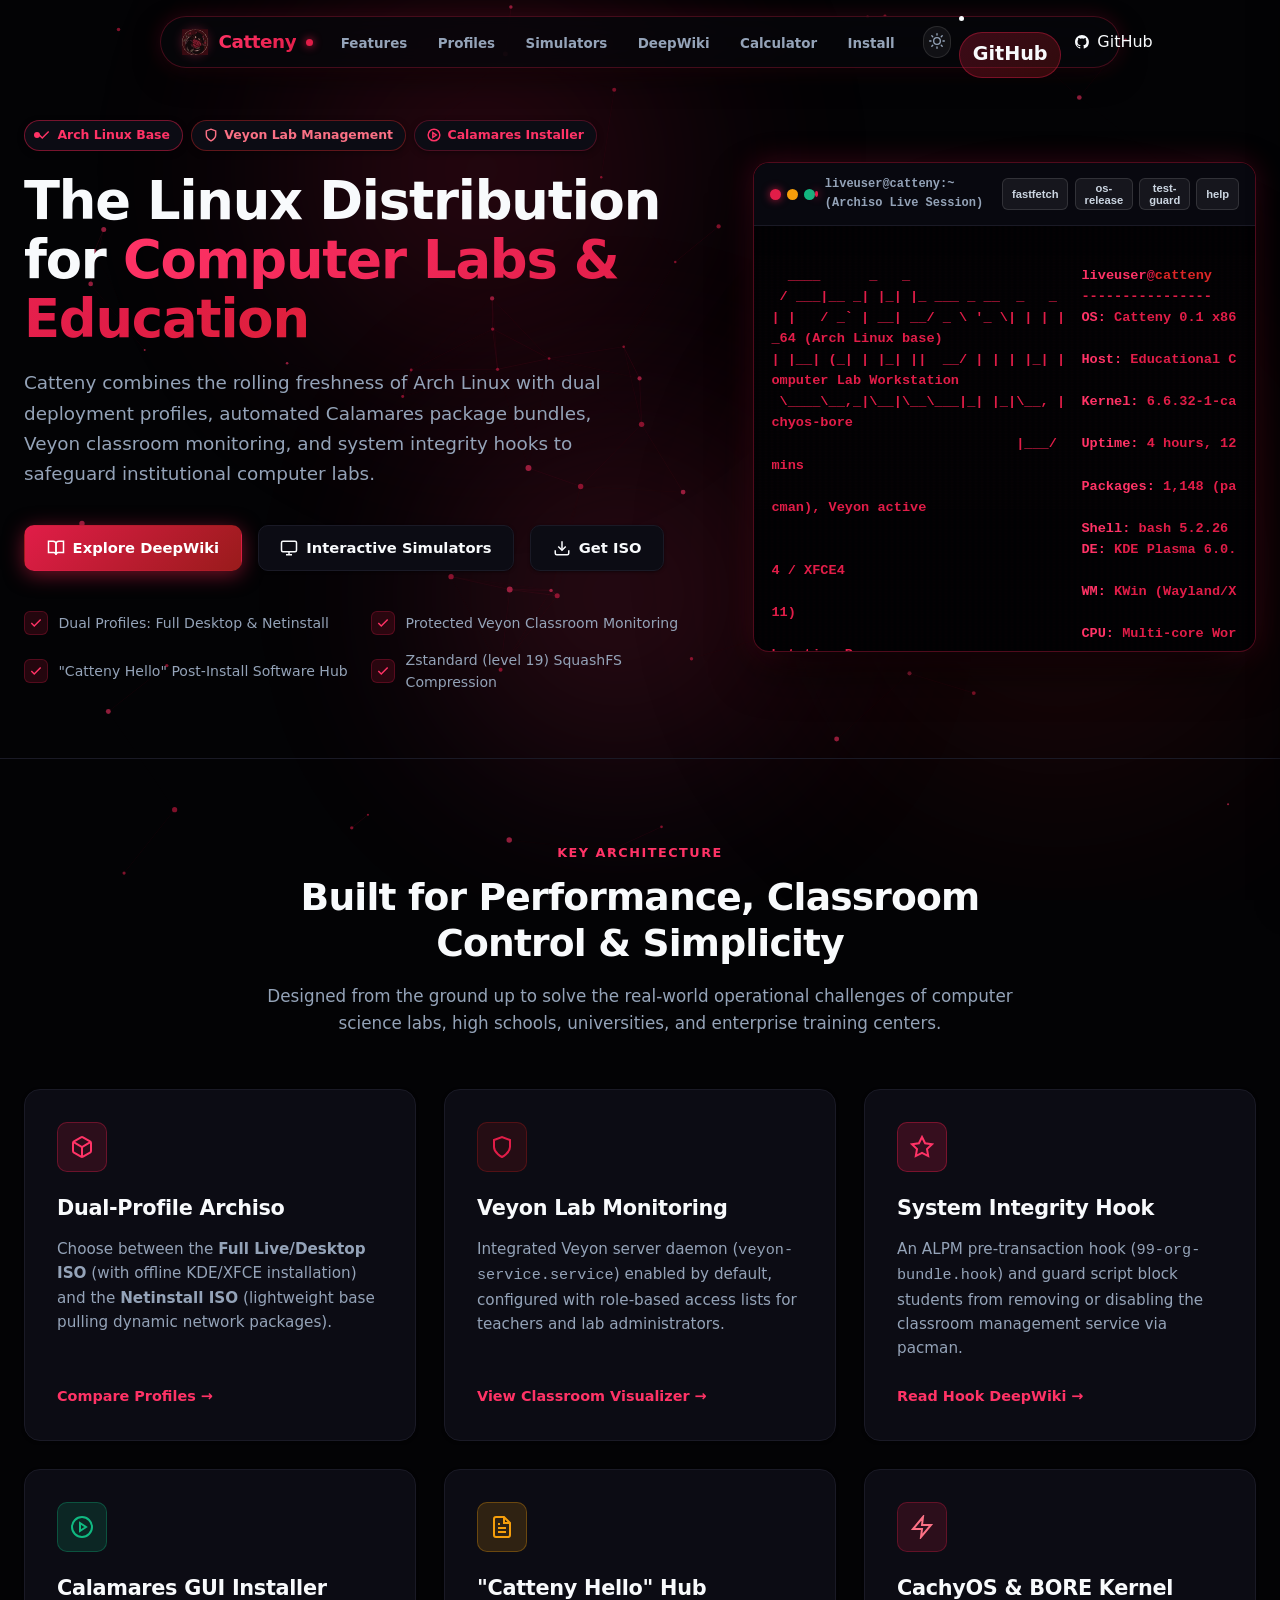
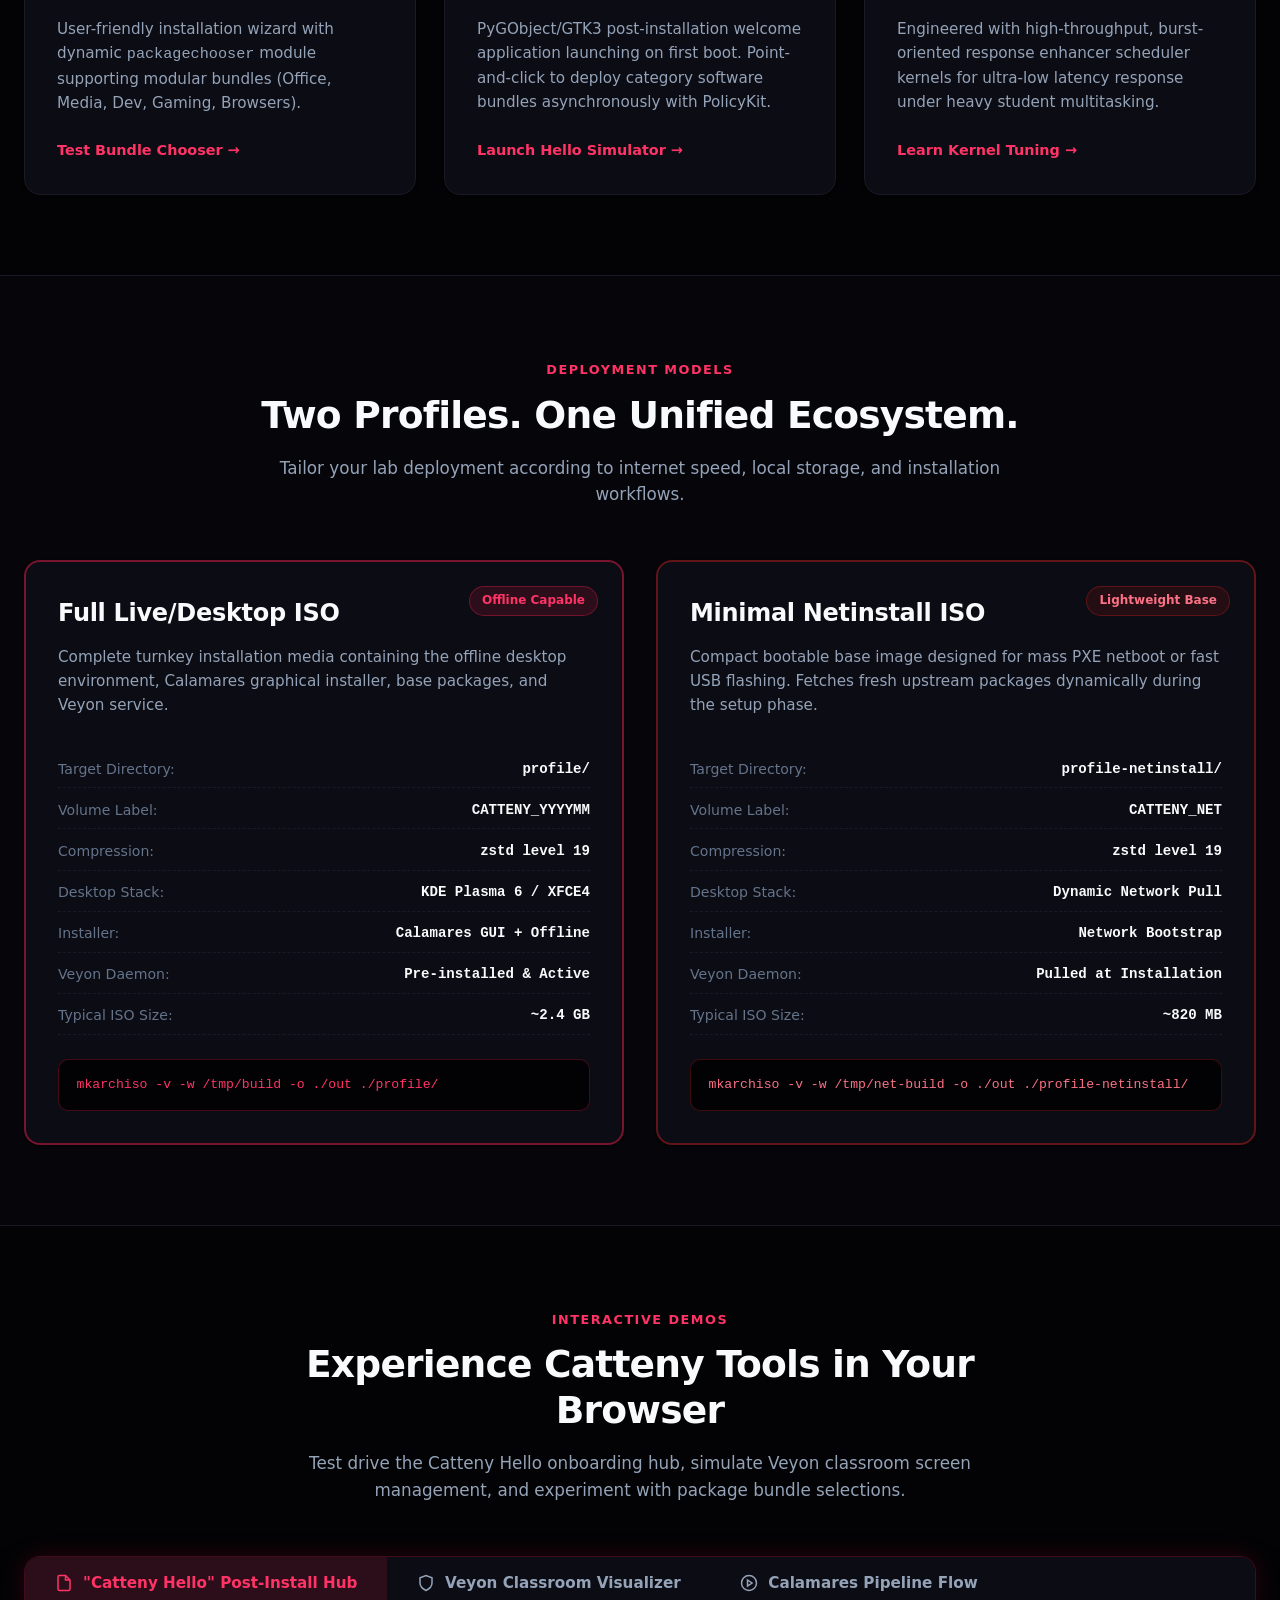
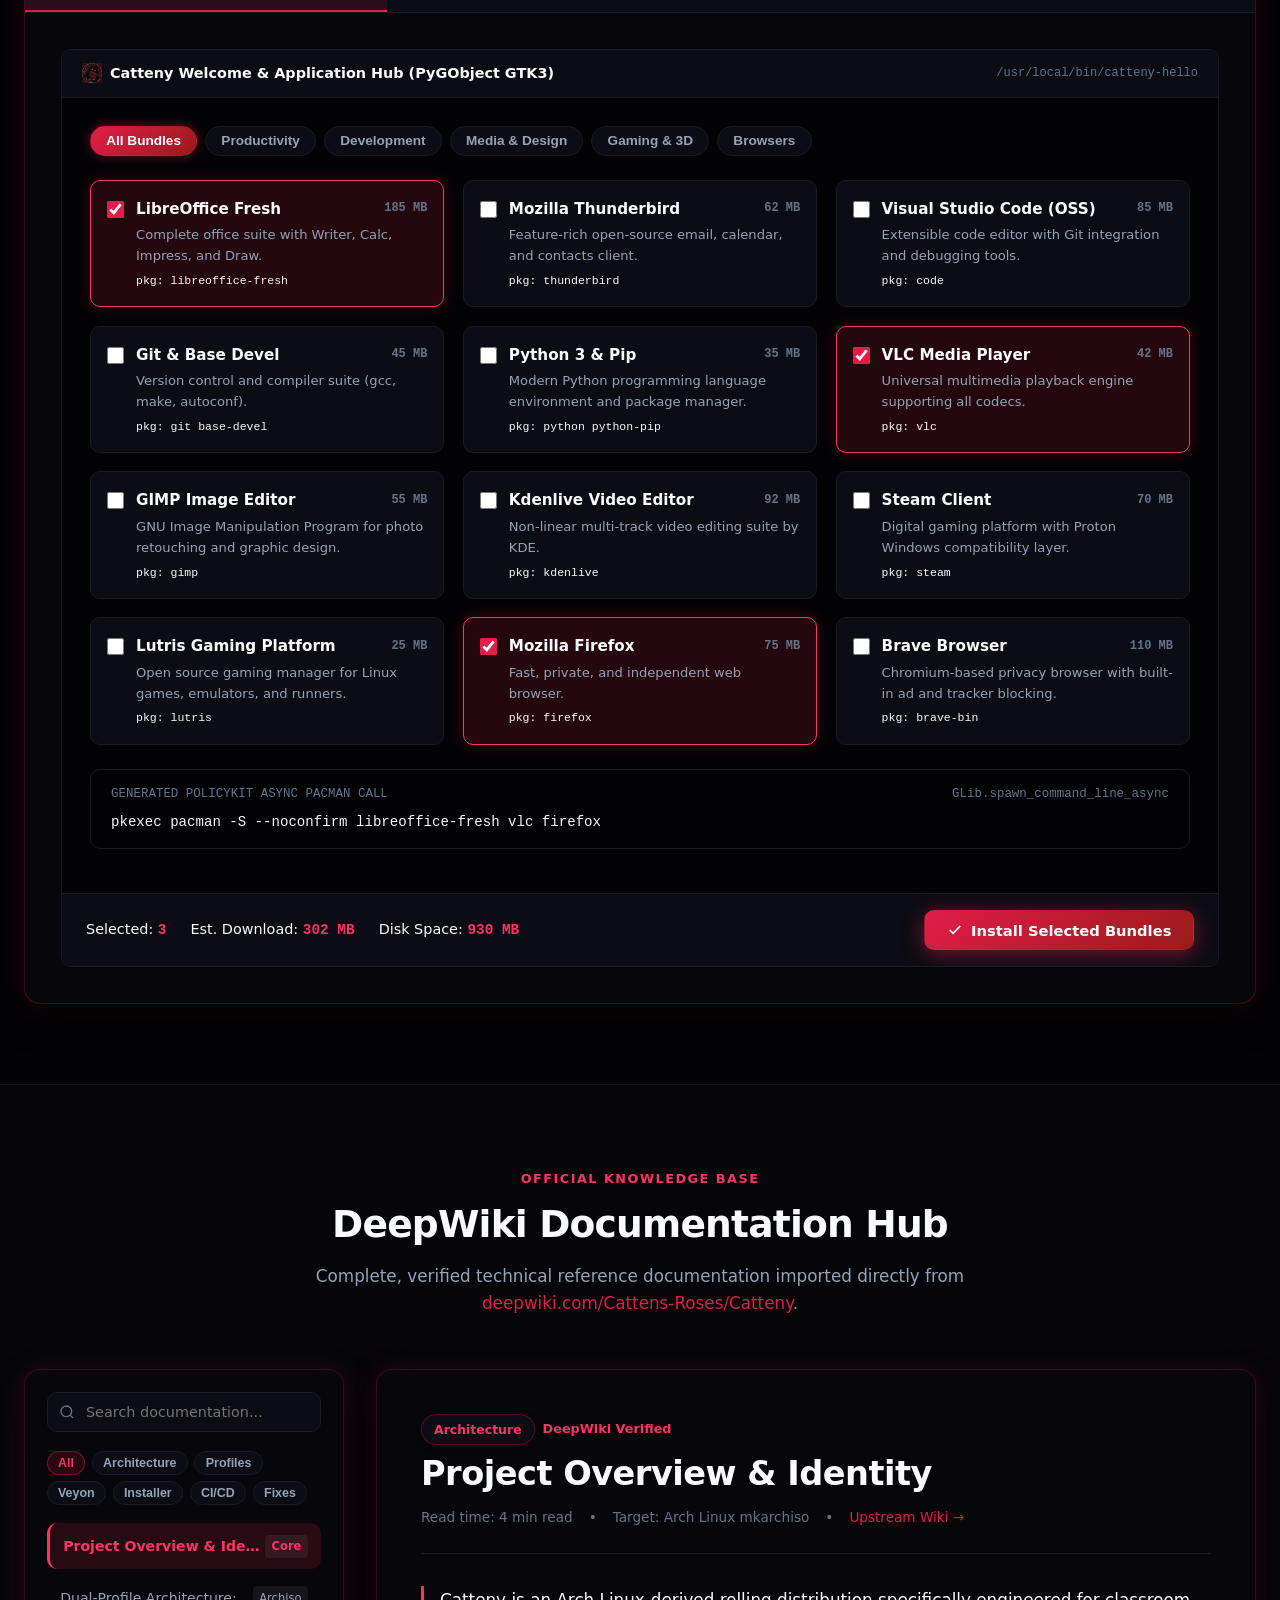
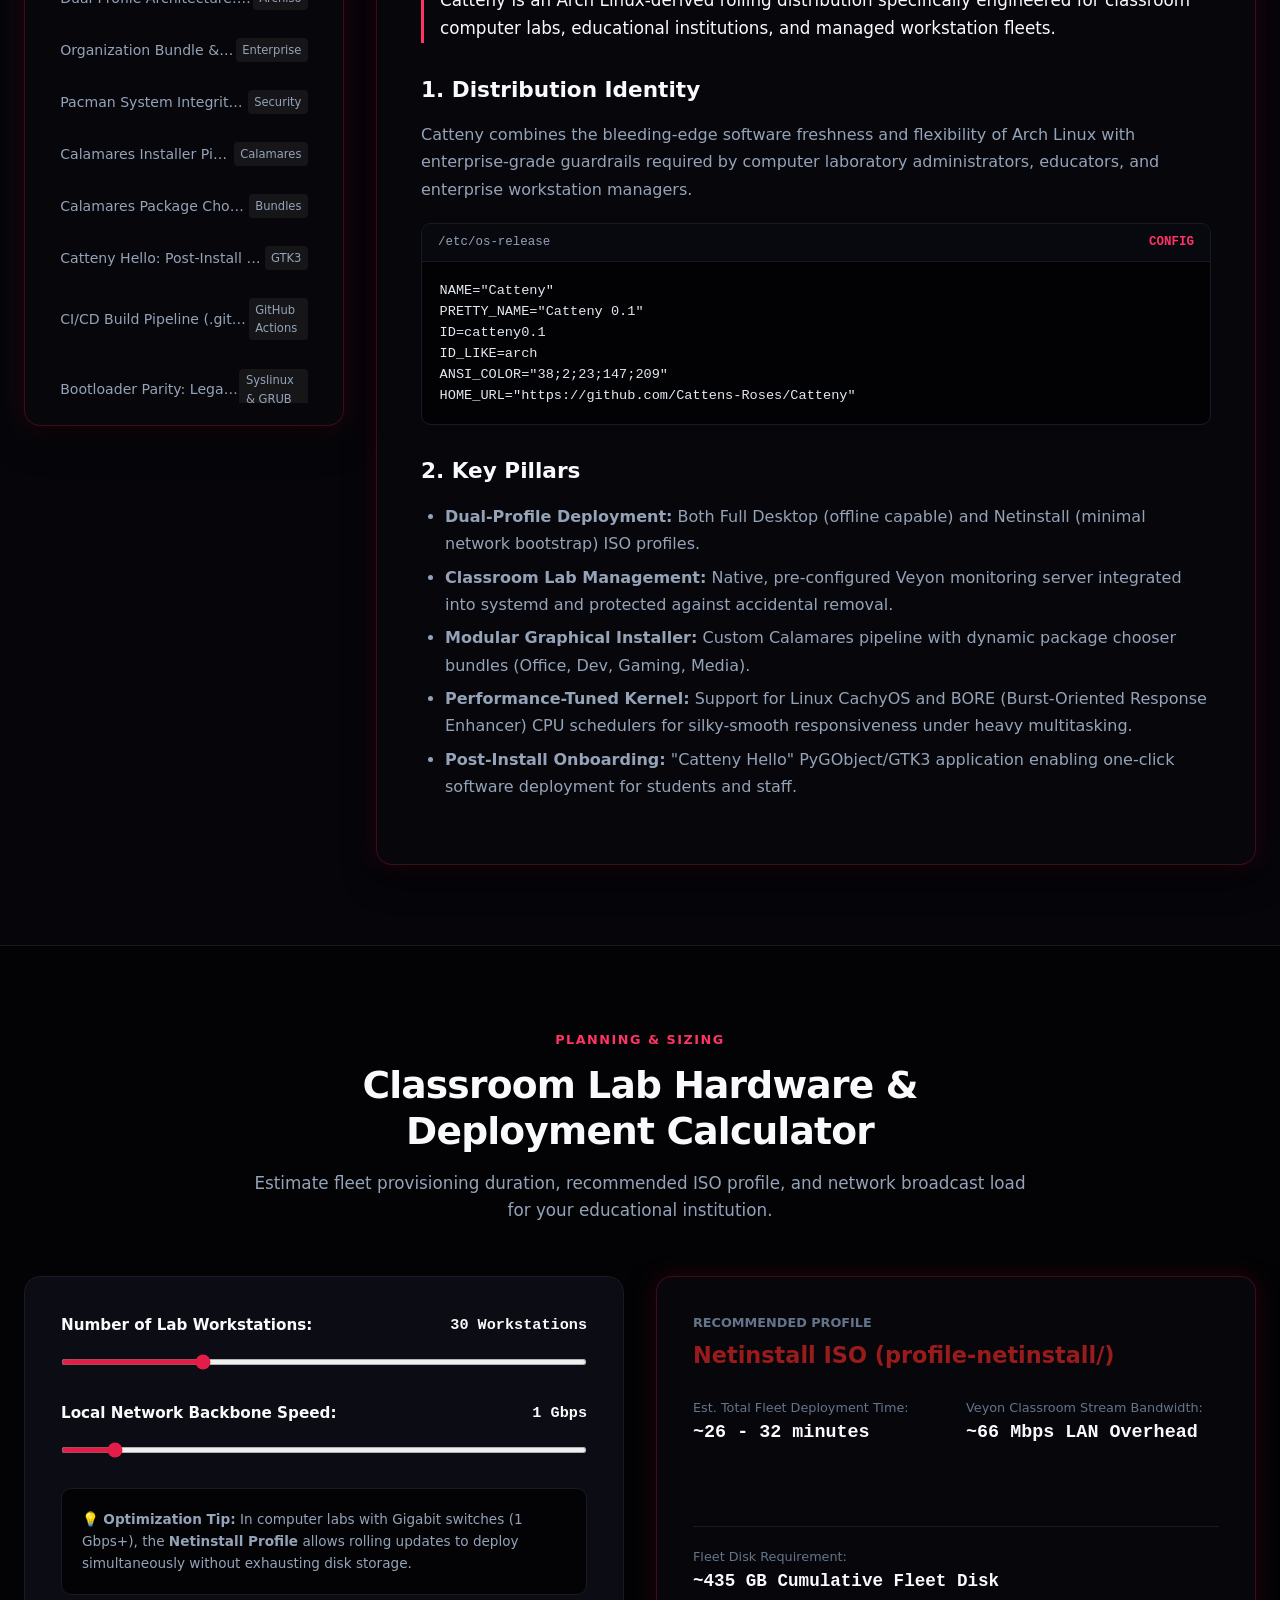
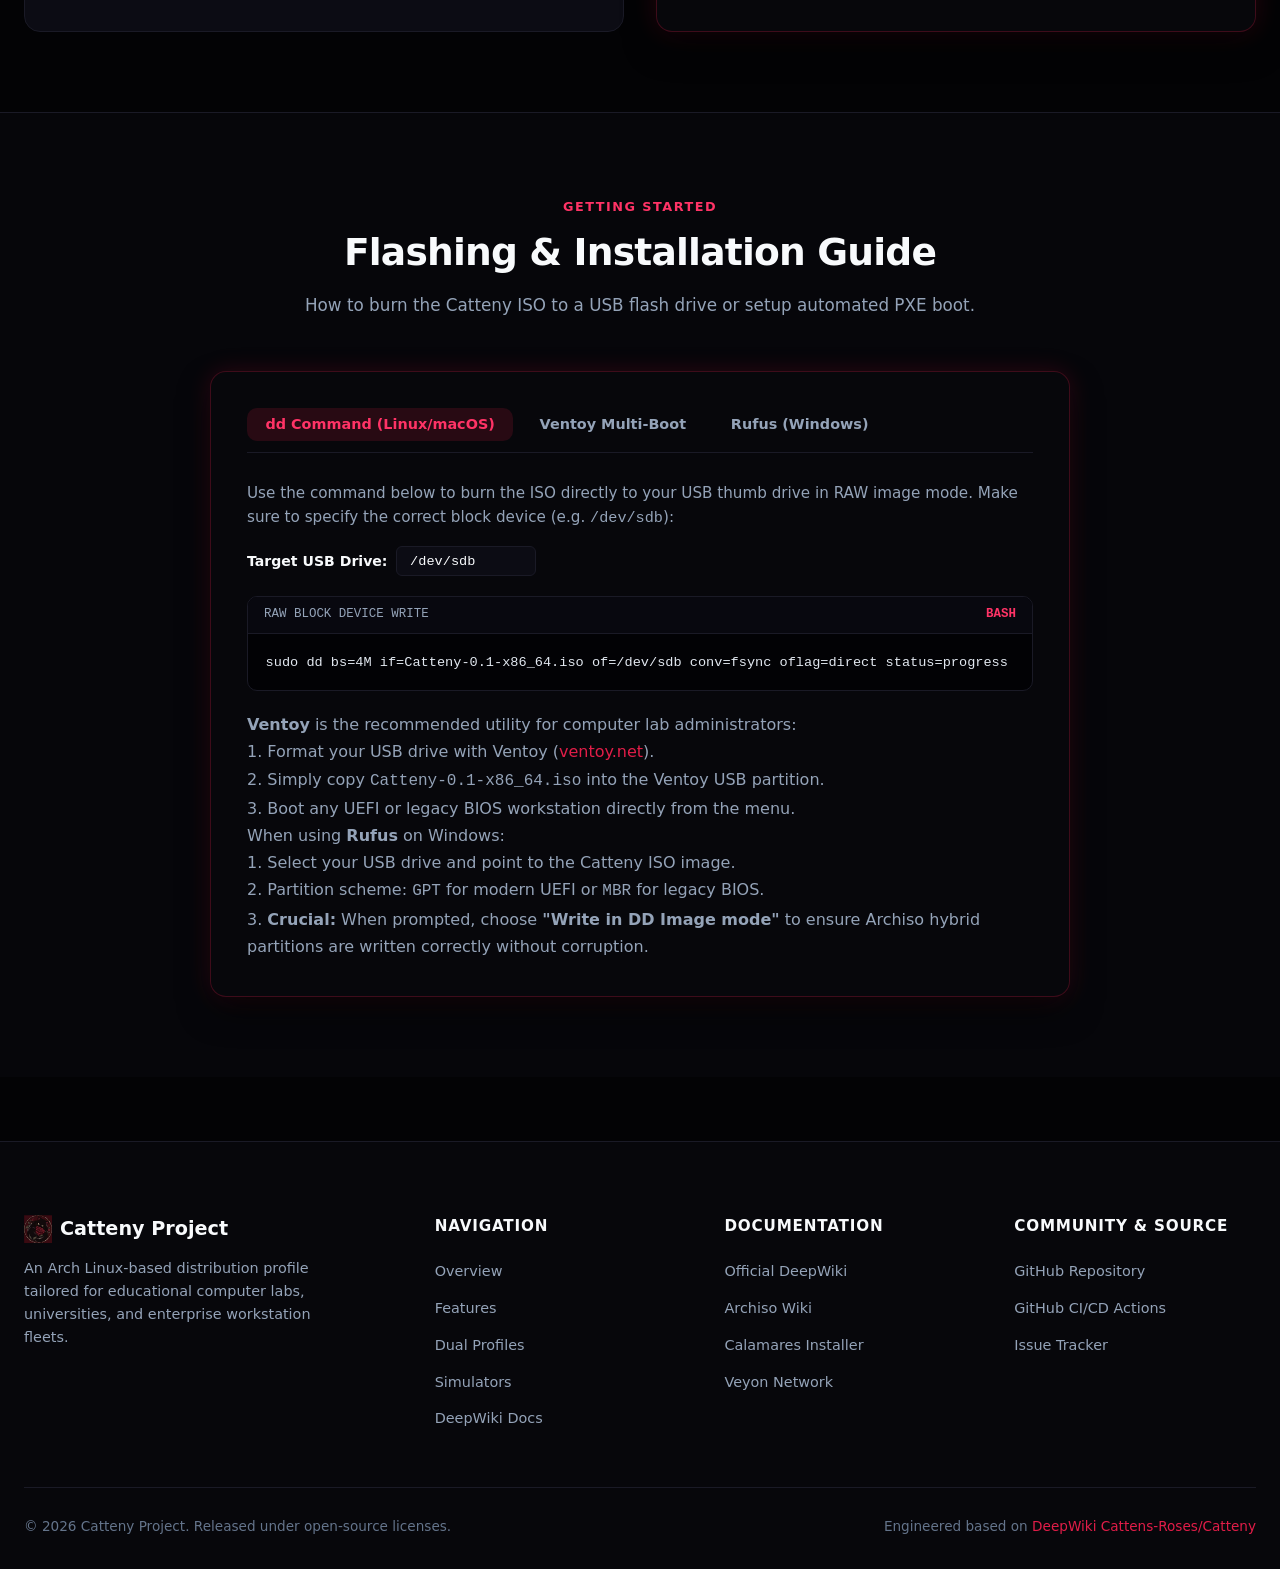
<file: index.html>
<!DOCTYPE html>
<html lang="en" data-theme="dark">
<head>
  <meta charset="UTF-8">
  <meta name="viewport" content="width=device-width, initial-scale=1.0">
  <title>Catteny — Arch Linux Distribution for Educational Labs & Workstations</title>
  <meta name="description" content="Catteny is an Arch Linux-based distribution optimized for computer labs and educational environments, featuring dual profiles, Veyon classroom monitoring, and Calamares installer.">
  <meta name="theme-color" content="#e11d48">

  <!-- OpenGraph / Social Sharing -->
  <meta property="og:type" content="website">
  <meta property="og:title" content="Catteny — Arch Linux for Educational Labs">
  <meta property="og:description" content="Rolling Arch Linux base, dual deployment profiles, Veyon classroom management, and Calamares graphical installer.">
  <meta property="og:image" content="assets/logo.svg">

  <link rel="icon" type="image/svg+xml" href="assets/logo.svg">
  <link rel="stylesheet" href="css/style.css">
</head>
<body>

  <!-- Background Interactive Cyber Canvas & Animated Aurora Orbs -->
  <canvas id="bg-canvas"></canvas>
  <div class="aurora-container" aria-hidden="true">
    <div class="aurora-orb aurora-1"></div>
    <div class="aurora-orb aurora-2"></div>
    <div class="aurora-orb aurora-3"></div>
  </div>

  <!-- ==================== Minimal Floating Pill Navigation Bar ==================== -->
  <header class="navbar-wrapper">
    <nav class="navbar-pill">
      <a href="#hero" class="brand-wrapper">
        <div class="brand-logo-glow">
          <img src="assets/logo.svg" alt="Catteny Logo" class="brand-logo">
        </div>
        <span class="brand-name">Catteny</span>
        <span class="live-dot" title="Rolling Release Arch Base"></span>
      </a>

      <ul class="nav-links">
        <li><a href="#features" class="nav-link">Features</a></li>
        <li><a href="#profiles" class="nav-link">Profiles</a></li>
        <li><a href="#simulators" class="nav-link">Simulators</a></li>
        <li><a href="#wiki" class="nav-link">DeepWiki</a></li>
        <li><a href="#calculator" class="nav-link">Calculator</a></li>
        <li><a href="#flashing" class="nav-link">Install</a></li>
      </ul>

      <div class="nav-actions">
        <button id="theme-toggle-btn" class="btn-icon-minimal" aria-label="Toggle Theme" title="Switch Theme">
          <span id="theme-icon-container">
            <svg width="16" height="16" viewBox="0 0 24 24" fill="none" stroke="currentColor" stroke-width="2"><circle cx="12" cy="12" r="5"></circle></svg>
          </span>
        </button>

        <li class="nav-link-item"><a href="https://github.com/Cattens-Roses/Catteny" target="_blank" rel="noopener" class="btn-github-pill btn-large" title="View Source on GitHub" style="font-size:1.2rem;padding:0.4rem 0.8rem;">GitHub</a></li>
          <svg width="16" height="16" viewBox="0 0 24 24" fill="currentColor">
            <path d="M12 0C5.37 0 0 5.37 0 12c0 5.31 3.435 9.795 8.205 11.385.6.105.825-.255.825-.57 0-.285-.015-1.23-.015-2.235-3.015.555-3.795-.735-4.035-1.41-.135-.345-.72-1.41-1.23-1.695-.42-.225-1.02-.78-.015-.795.945-.015 1.62.87 1.845 1.23 1.08 1.815 2.805 1.305 3.495.99.105-.78.42-1.305.765-1.605-2.67-.3-5.46-1.335-5.46-5.925 0-1.305.465-2.385 1.23-3.225-.12-.3-.54-1.53.12-3.18 0 0 1.005-.315 3.3 1.23.96-.27 1.98-.405 3-.405s2.04.135 3 .405c2.295-1.56 3.3-1.23 3.3-1.23.66 1.65.24 2.88.12 3.18.765.84 1.23 1.905 1.23 3.225 0 4.605-2.805 5.625-5.475 5.925.435.375.81 1.095.81 2.22 0 1.605-.015 2.895-.015 3.3 0 .315.225.69.825.57A12.02 12.02 0 0024 12c0-6.63-5.37-12-12-12z"/>
          </svg>
          <span id="gh-stars">GitHub</span>
        </a>

        <!-- Mobile Menu Toggle Button -->
        <button id="mobile-menu-btn" class="mobile-toggle-btn" aria-label="Open Navigation">
          <svg width="18" height="18" viewBox="0 0 24 24" fill="none" stroke="currentColor" stroke-width="2"><line x1="3" y1="12" x2="21" y2="12"></line><line x1="3" y1="6" x2="21" y2="6"></line><line x1="3" y1="18" x2="21" y2="18"></line></svg>
        </button>
      </div>
    </nav>
  </header>

  <!-- Mobile Drawer Menu -->
  <div id="mobile-drawer" class="mobile-drawer">
    <div class="drawer-header">
      <div style="display:flex; align-items:center; gap:0.5rem; font-weight:700;">
        <img src="assets/logo.svg" alt="Catteny" width="24" height="24">
        Catteny Navigation
      </div>
      <button id="mobile-close-btn" class="drawer-close">&times;</button>
    </div>
    <ul class="drawer-links">
      <li><a href="#features" class="drawer-link">Features</a></li>
      <li><a href="#profiles" class="drawer-link">Dual Profiles</a></li>
      <li><a href="#simulators" class="drawer-link">Simulators</a></li>
      <li><a href="#wiki" class="drawer-link">DeepWiki Docs</a></li>
      <li><a href="#calculator" class="drawer-link">Lab Calculator</a></li>
      <li><a href="#flashing" class="drawer-link">Install Guide</a></li>
    </ul>
  </div>

  <!-- ==================== Hero Section ==================== -->
  <section id="hero" class="hero-section">
    <div class="container hero-grid">
      <div class="hero-content">
        <div class="hero-badges">
          <span class="pill-badge pulse-badge">
            <span class="pulse-ring"></span>
            <svg width="14" height="14" viewBox="0 0 24 24" fill="none" stroke="currentColor" stroke-width="2.5"><polyline points="20 6 9 17 4 12"></polyline></svg>
            Arch Linux Base
          </span>
          <span class="pill-badge glow-badge">
            <svg width="14" height="14" viewBox="0 0 24 24" fill="none" stroke="currentColor" stroke-width="2.5"><path d="M12 22s8-4 8-10V5l-8-3-8 3v7c0 6 8 10 8 10z"></path></svg>
            Veyon Lab Management
          </span>
          <span class="pill-badge">
            <svg width="14" height="14" viewBox="0 0 24 24" fill="none" stroke="currentColor" stroke-width="2.5"><circle cx="12" cy="12" r="10"></circle><polygon points="10 8 16 12 10 16 10 8"></polygon></svg>
            Calamares Installer
          </span>
        </div>

        <h1 class="hero-title">
          The Linux Distribution for <span class="text-gradient shimmer-text">Computer Labs & Education</span>
        </h1>

        <p class="hero-subtitle">
          Catteny combines the rolling freshness of Arch Linux with dual deployment profiles, automated Calamares package bundles, Veyon classroom monitoring, and system integrity hooks to safeguard institutional computer labs.
        </p>

        <div class="hero-actions">
          <a href="#wiki" class="btn btn-primary btn-flashy">
            <span class="btn-shine"></span>
            <svg width="18" height="18" viewBox="0 0 24 24" fill="none" stroke="currentColor" stroke-width="2"><path d="M2 3h6a4 4 0 0 1 4 4v14a3 3 0 0 0-3-3H2z"></path><path d="M22 3h-6a4 4 0 0 0-4 4v14a3 3 0 0 1 3-3h7z"></path></svg>
            Explore DeepWiki
          </a>
          <a href="#simulators" class="btn btn-secondary btn-glow">
            <svg width="18" height="18" viewBox="0 0 24 24" fill="none" stroke="currentColor" stroke-width="2"><rect x="2" y="3" width="20" height="14" rx="2" ry="2"></rect><line x1="8" y1="21" x2="16" y2="21"></line><line x1="12" y1="17" x2="12" y2="21"></line></svg>
            Interactive Simulators
          </a>
          <a href="#flashing" class="btn btn-secondary">
            <svg width="18" height="18" viewBox="0 0 24 24" fill="none" stroke="currentColor" stroke-width="2"><path d="M21 15v4a2 2 0 0 1-2 2H5a2 2 0 0 1-2-2v-4"></path><polyline points="7 10 12 15 17 10"></polyline><line x1="12" y1="15" x2="12" y2="3"></line></svg>
            Get ISO
          </a>
        </div>

        <div class="hero-features-list">
          <div class="hero-feature-item">
            <div class="feature-icon-wrapper">
              <svg width="14" height="14" viewBox="0 0 24 24" fill="none" stroke="currentColor" stroke-width="2.5"><polyline points="20 6 9 17 4 12"></polyline></svg>
            </div>
            Dual Profiles: Full Desktop & Netinstall
          </div>
          <div class="hero-feature-item">
            <div class="feature-icon-wrapper">
              <svg width="14" height="14" viewBox="0 0 24 24" fill="none" stroke="currentColor" stroke-width="2.5"><polyline points="20 6 9 17 4 12"></polyline></svg>
            </div>
            Protected Veyon Classroom Monitoring
          </div>
          <div class="hero-feature-item">
            <div class="feature-icon-wrapper">
              <svg width="14" height="14" viewBox="0 0 24 24" fill="none" stroke="currentColor" stroke-width="2.5"><polyline points="20 6 9 17 4 12"></polyline></svg>
            </div>
            "Catteny Hello" Post-Install Software Hub
          </div>
          <div class="hero-feature-item">
            <div class="feature-icon-wrapper">
              <svg width="14" height="14" viewBox="0 0 24 24" fill="none" stroke="currentColor" stroke-width="2.5"><polyline points="20 6 9 17 4 12"></polyline></svg>
            </div>
            Zstandard (level 19) SquashFS Compression
          </div>
        </div>
      </div>

      <!-- Interactive Shell Terminal with Flashy Scanline & Cyber Border -->
      <div class="terminal-window cyber-terminal">
        <div class="terminal-scanline"></div>
        <div class="terminal-header">
          <div class="terminal-dots">
            <span class="terminal-dot dot-red"></span>
            <span class="terminal-dot dot-yellow"></span>
            <span class="terminal-dot dot-green"></span>
          </div>
          <div class="terminal-title">
            <span class="terminal-status-light"></span> liveuser@catteny:~ (Archiso Live Session)
          </div>
          <div class="terminal-quick-cmds">
            <button class="cmd-pill" data-cmd="fastfetch">fastfetch</button>
            <button class="cmd-pill" data-cmd="cat /etc/os-release">os-release</button>
            <button class="cmd-pill" data-cmd="sudo pacman -R veyon">test-guard</button>
            <button class="cmd-pill" data-cmd="help">help</button>
          </div>
        </div>
        <div id="term-body" class="terminal-body">
          <div id="term-output" class="terminal-output"></div>
          <div class="terminal-prompt-line">
            <span class="prompt-prefix">[liveuser@catteny ~]$</span>
            <input type="text" id="term-input" class="terminal-input" placeholder="Type command (e.g. 'fastfetch', 'sudo pacman -R veyon', 'help')..." autocomplete="off" spellcheck="false">
          </div>
        </div>
      </div>
    </div>
  </section>

  <!-- ==================== Core Pillars & Features ==================== -->
  <section id="features" class="section">
    <div class="container">
      <div class="section-header">
        <span class="section-tag">Key Architecture</span>
        <h2 class="section-title">Built for Performance, Classroom Control & Simplicity</h2>
        <p class="section-subtitle">
          Designed from the ground up to solve the real-world operational challenges of computer science labs, high schools, universities, and enterprise training centers.
        </p>
      </div>

      <div class="grid-3">
        <div class="card card-glow-hover">
          <div class="card-shine"></div>
          <div class="card-icon">
            <svg width="24" height="24" viewBox="0 0 24 24" fill="none" stroke="currentColor" stroke-width="2"><path d="M21 16V8a2 2 0 0 0-1-1.73l-7-4a2 2 0 0 0-2 0l-7 4A2 2 0 0 0 3 8v8a2 2 0 0 0 1 1.73l7 4a2 2 0 0 0 2 0l7-4A2 2 0 0 0 21 16z"></path><polyline points="3.27 6.96 12 12.01 20.73 6.96"></polyline><line x1="12" y1="22.08" x2="12" y2="12"></line></svg>
          </div>
          <h3 class="card-title">Dual-Profile Archiso</h3>
          <p class="card-desc">
            Choose between the <strong>Full Live/Desktop ISO</strong> (with offline KDE/XFCE installation) and the <strong>Netinstall ISO</strong> (lightweight base pulling dynamic network packages).
          </p>
          <a href="#profiles" class="card-action-link">Compare Profiles &rarr;</a>
        </div>

        <div class="card card-glow-hover">
          <div class="card-shine"></div>
          <div class="card-icon icon-secondary">
            <svg width="24" height="24" viewBox="0 0 24 24" fill="none" stroke="currentColor" stroke-width="2"><path d="M12 22s8-4 8-10V5l-8-3-8 3v7c0 6 8 10 8 10z"></path></svg>
          </div>
          <h3 class="card-title">Veyon Lab Monitoring</h3>
          <p class="card-desc">
            Integrated Veyon server daemon (<code>veyon-service.service</code>) enabled by default, configured with role-based access lists for teachers and lab administrators.
          </p>
          <a href="#simulators" class="card-action-link">View Classroom Visualizer &rarr;</a>
        </div>

        <div class="card card-glow-hover">
          <div class="card-shine"></div>
          <div class="card-icon icon-red">
            <svg width="24" height="24" viewBox="0 0 24 24" fill="none" stroke="currentColor" stroke-width="2"><polygon points="12 2 15.09 8.26 22 9.27 17 14.14 18.18 21.02 12 17.77 5.82 21.02 7 14.14 2 9.27 8.91 8.26 12 2"></polygon></svg>
          </div>
          <h3 class="card-title">System Integrity Hook</h3>
          <p class="card-desc">
            An ALPM pre-transaction hook (<code>99-org-bundle.hook</code>) and guard script block students from removing or disabling the classroom management service via pacman.
          </p>
          <a href="#wiki" class="card-action-link">Read Hook DeepWiki &rarr;</a>
        </div>

        <div class="card card-glow-hover">
          <div class="card-shine"></div>
          <div class="card-icon icon-green">
            <svg width="24" height="24" viewBox="0 0 24 24" fill="none" stroke="currentColor" stroke-width="2"><circle cx="12" cy="12" r="10"></circle><polygon points="10 8 16 12 10 16 10 8"></polygon></svg>
          </div>
          <h3 class="card-title">Calamares GUI Installer</h3>
          <p class="card-desc">
            User-friendly installation wizard with dynamic <code>packagechooser</code> module supporting modular bundles (Office, Media, Dev, Gaming, Browsers).
          </p>
          <a href="#simulators" class="card-action-link">Test Bundle Chooser &rarr;</a>
        </div>

        <div class="card card-glow-hover">
          <div class="card-shine"></div>
          <div class="card-icon icon-amber">
            <svg width="24" height="24" viewBox="0 0 24 24" fill="none" stroke="currentColor" stroke-width="2"><path d="M14 2H6a2 2 0 0 0-2 2v16a2 2 0 0 0 2 2h12a2 2 0 0 0 2-2V8z"></path><polyline points="14 2 14 8 20 8"></polyline><line x1="16" y1="13" x2="8" y2="13"></line><line x1="16" y1="17" x2="8" y2="17"></line><polyline points="10 9 9 9 8 9"></polyline></svg>
          </div>
          <h3 class="card-title">"Catteny Hello" Hub</h3>
          <p class="card-desc">
            PyGObject/GTK3 post-installation welcome application launching on first boot. Point-and-click to deploy category software bundles asynchronously with PolicyKit.
          </p>
          <a href="#simulators" class="card-action-link">Launch Hello Simulator &rarr;</a>
        </div>

        <div class="card card-glow-hover">
          <div class="card-shine"></div>
          <div class="card-icon icon-cyan">
            <svg width="24" height="24" viewBox="0 0 24 24" fill="none" stroke="currentColor" stroke-width="2"><polygon points="13 2 3 14 12 14 11 22 21 10 12 10 13 2"></polygon></svg>
          </div>
          <h3 class="card-title">CachyOS & BORE Kernel</h3>
          <p class="card-desc">
            Engineered with high-throughput, burst-oriented response enhancer scheduler kernels for ultra-low latency response under heavy student multitasking.
          </p>
          <a href="#wiki" class="card-action-link">Learn Kernel Tuning &rarr;</a>
        </div>
      </div>
    </div>
  </section>

  <!-- ==================== Dual Profile Matrix ==================== -->
  <section id="profiles" class="section section-tinted">
    <div class="container">
      <div class="section-header">
        <span class="section-tag">Deployment Models</span>
        <h2 class="section-title">Two Profiles. One Unified Ecosystem.</h2>
        <p class="section-subtitle">
          Tailor your lab deployment according to internet speed, local storage, and installation workflows.
        </p>
      </div>

      <div class="grid-2">
        <!-- Full Profile -->
        <div class="card profile-card full-profile card-glow-hover">
          <div class="card-shine"></div>
          <span class="profile-badge badge-blue">Offline Capable</span>
          <h3 class="card-title" style="font-size:1.5rem; display:flex; align-items:center; gap:0.5rem;">
            Full Live/Desktop ISO
          </h3>
          <p class="card-desc">
            Complete turnkey installation media containing the offline desktop environment, Calamares graphical installer, base packages, and Veyon service.
          </p>

          <ul class="spec-list">
            <li class="spec-item"><span class="spec-label">Target Directory:</span><span class="spec-value">profile/</span></li>
            <li class="spec-item"><span class="spec-label">Volume Label:</span><span class="spec-value">CATTENY_YYYYMM</span></li>
            <li class="spec-item"><span class="spec-label">Compression:</span><span class="spec-value">zstd level 19</span></li>
            <li class="spec-item"><span class="spec-label">Desktop Stack:</span><span class="spec-value">KDE Plasma 6 / XFCE4</span></li>
            <li class="spec-item"><span class="spec-label">Installer:</span><span class="spec-value">Calamares GUI + Offline</span></li>
            <li class="spec-item"><span class="spec-label">Veyon Daemon:</span><span class="spec-value">Pre-installed & Active</span></li>
            <li class="spec-item"><span class="spec-label">Typical ISO Size:</span><span class="spec-value">~2.4 GB</span></li>
          </ul>

          <div class="code-terminal-snippet">
            mkarchiso -v -w /tmp/build -o ./out ./profile/
          </div>
        </div>

        <!-- Netinstall Profile -->
        <div class="card profile-card net-profile card-glow-hover">
          <div class="card-shine"></div>
          <span class="profile-badge badge-purple">Lightweight Base</span>
          <h3 class="card-title" style="font-size:1.5rem; display:flex; align-items:center; gap:0.5rem;">
            Minimal Netinstall ISO
          </h3>
          <p class="card-desc">
            Compact bootable base image designed for mass PXE netboot or fast USB flashing. Fetches fresh upstream packages dynamically during the setup phase.
          </p>

          <ul class="spec-list">
            <li class="spec-item"><span class="spec-label">Target Directory:</span><span class="spec-value">profile-netinstall/</span></li>
            <li class="spec-item"><span class="spec-label">Volume Label:</span><span class="spec-value">CATTENY_NET</span></li>
            <li class="spec-item"><span class="spec-label">Compression:</span><span class="spec-value">zstd level 19</span></li>
            <li class="spec-item"><span class="spec-label">Desktop Stack:</span><span class="spec-value">Dynamic Network Pull</span></li>
            <li class="spec-item"><span class="spec-label">Installer:</span><span class="spec-value">Network Bootstrap</span></li>
            <li class="spec-item"><span class="spec-label">Veyon Daemon:</span><span class="spec-value">Pulled at Installation</span></li>
            <li class="spec-item"><span class="spec-label">Typical ISO Size:</span><span class="spec-value">~820 MB</span></li>
          </ul>

          <div class="code-terminal-snippet snippet-purple">
            mkarchiso -v -w /tmp/net-build -o ./out ./profile-netinstall/
          </div>
        </div>
      </div>
    </div>
  </section>

  <!-- ==================== Interactive Simulators Section ==================== -->
  <section id="simulators" class="section">
    <div class="container">
      <div class="section-header">
        <span class="section-tag">Interactive Demos</span>
        <h2 class="section-title">Experience Catteny Tools in Your Browser</h2>
        <p class="section-subtitle">
          Test drive the Catteny Hello onboarding hub, simulate Veyon classroom screen management, and experiment with package bundle selections.
        </p>
      </div>

      <div class="sim-container glow-box">
        <!-- Tab Navigation -->
        <div class="sim-nav">
          <button class="sim-tab-btn active" data-tab="hello">
            <svg width="18" height="18" viewBox="0 0 24 24" fill="none" stroke="currentColor" stroke-width="2"><path d="M14 2H6a2 2 0 0 0-2 2v16a2 2 0 0 0 2 2h12a2 2 0 0 0 2-2V8z"></path><polyline points="14 2 14 8 20 8"></polyline></svg>
            "Catteny Hello" Post-Install Hub
          </button>
          <button class="sim-tab-btn" data-tab="veyon">
            <svg width="18" height="18" viewBox="0 0 24 24" fill="none" stroke="currentColor" stroke-width="2"><path d="M12 22s8-4 8-10V5l-8-3-8 3v7c0 6 8 10 8 10z"></path></svg>
            Veyon Classroom Visualizer
          </button>
          <button class="sim-tab-btn" data-tab="calamares">
            <svg width="18" height="18" viewBox="0 0 24 24" fill="none" stroke="currentColor" stroke-width="2"><circle cx="12" cy="12" r="10"></circle><polygon points="10 8 16 12 10 16 10 8"></polygon></svg>
            Calamares Pipeline Flow
          </button>
        </div>

        <!-- Panel 1: Catteny Hello Simulator -->
        <div id="panel-hello" class="sim-panel active">
          <div class="app-mockup">
            <div class="app-mockup-header">
              <div style="display:flex; align-items:center; gap:0.5rem; font-weight:700; font-size:0.9rem;">
                <img src="assets/logo.svg" width="20" height="20" alt="icon">
                Catteny Welcome & Application Hub (PyGObject GTK3)
              </div>
              <div style="font-size:0.75rem; color:var(--text-dim); font-family:var(--font-mono);">
                /usr/local/bin/catteny-hello
              </div>
            </div>

            <div class="app-mockup-body">
              <div class="category-chips">
                <button class="category-chip active" data-cat="All">All Bundles</button>
                <button class="category-chip" data-cat="Productivity">Productivity</button>
                <button class="category-chip" data-cat="Development">Development</button>
                <button class="category-chip" data-cat="Media">Media & Design</button>
                <button class="category-chip" data-cat="Gaming">Gaming & 3D</button>
                <button class="category-chip" data-cat="Internet">Browsers</button>
              </div>

              <!-- Packages Grid -->
              <div id="catalog-grid" class="catalog-grid"></div>

              <!-- Generated Pacman Command Bar -->
              <div class="pacman-cmd-bar">
                <div style="display:flex; justify-content:space-between; font-size:0.78rem; color:var(--text-dim); margin-bottom:0.35rem; font-family:var(--font-mono);">
                  <span>GENERATED POLICYKIT ASYNC PACMAN CALL</span>
                  <span>GLib.spawn_command_line_async</span>
                </div>
                <code id="generated-pacman-cmd" style="font-family:var(--font-mono); color:var(--accent-cyan); font-size:0.88rem; display:block; word-break:break-all;"></code>
              </div>

              <!-- Installation Progress Simulator -->
              <div id="install-progress-box" style="display:none; margin-bottom:1rem; background:var(--bg-card); padding:1rem; border-radius:var(--radius-md); border:1px solid var(--border);">
                <div style="display:flex; justify-content:space-between; font-size:0.85rem; margin-bottom:0.5rem;">
                  <span id="install-status-text">Preparing installation...</span>
                </div>
                <div style="width:100%; height:8px; background:var(--border); border-radius:4px; overflow:hidden;">
                  <div id="install-progress-bar" style="width:0%; height:100%; background:linear-gradient(90deg, var(--primary), var(--secondary)); transition:width 0.2s ease;"></div>
                </div>
              </div>
            </div>

            <div class="app-summary-bar">
              <div class="calc-stats">
                <div>Selected: <span id="selected-pkgs-count" class="calc-stat-val">3</span></div>
                <div>Est. Download: <span id="total-download-size" class="calc-stat-val">302 MB</span></div>
                <div>Disk Space: <span id="total-install-size" class="calc-stat-val">900 MB</span></div>
              </div>
              <button id="simulate-install-btn" class="btn btn-primary btn-flashy">
                <span class="btn-shine"></span>
                <svg width="16" height="16" viewBox="0 0 24 24" fill="none" stroke="currentColor" stroke-width="2.5"><polyline points="20 6 9 17 4 12"></polyline></svg>
                Install Selected Bundles
              </button>
            </div>
          </div>
        </div>

        <!-- Panel 2: Veyon Classroom Visualizer -->
        <div id="panel-veyon" class="sim-panel">
          <div class="veyon-grid">
            <!-- Left Console -->
            <div class="teacher-console">
              <div style="display:flex; align-items:center; gap:0.5rem; margin-bottom:1rem; font-weight:700; color:var(--accent-cyan);">
                <svg width="20" height="20" viewBox="0 0 24 24" fill="none" stroke="currentColor" stroke-width="2"><path d="M12 22s8-4 8-10V5l-8-3-8 3v7c0 6 8 10 8 10z"></path></svg>
                Veyon Maestro Console
              </div>
              <p style="font-size:0.82rem; color:var(--text-muted); margin-bottom:1.25rem;">
                Managing Classroom Lab <strong>CS-LAB-4</strong> (12 workstations online).
              </p>

              <div style="display:flex; flex-direction:column; gap:0.6rem;">
                <button id="btn-lock-lab" class="btn btn-secondary btn-glow" style="justify-content:flex-start;">
                  🔒 Lock All Student Screens
                </button>
                <button id="btn-unlock-lab" class="btn btn-secondary" style="justify-content:flex-start;">
                  🔓 Unlock All Screens
                </button>
                <button id="btn-broadcast-lab" class="btn btn-secondary" style="justify-content:flex-start;">
                  📡 Broadcast Teacher Display
                </button>
                <button id="btn-sim-hack" class="btn btn-hack-warning" style="justify-content:flex-start; margin-top:0.5rem;">
                  ⚠️ Student tries: pacman -R veyon
                </button>
              </div>

              <div style="margin-top:1.5rem; padding-top:1rem; border-top:1px solid var(--border); font-size:0.75rem; color:var(--text-dim);">
                <div>Service: <code>veyon-service.service</code></div>
                <div>Status: <span style="color:#10b981; font-weight:700;">active (running)</span></div>
                <div>Hook: <code>99-org-bundle.hook</code></div>
              </div>
            </div>

            <!-- Right Lab Workstations Grid -->
            <div>
              <div style="display:flex; justify-content:space-between; align-items:center; margin-bottom:1rem;">
                <h4 style="font-size:1rem; font-weight:700;">Monitored Workstation Nodes</h4>
                <span class="pill-badge" style="color:#10b981; border-color:rgba(16, 185, 129, 0.3);">
                  <span class="pulse-dot"></span> 12 / 12 Protected
                </span>
              </div>
              <div id="veyon-lab-grid" class="lab-computers-grid"></div>
            </div>
          </div>
        </div>

        <!-- Panel 3: Calamares Pipeline (Interactive) -->
        <div id="panel-calamares" class="sim-panel">
          <div style="max-width:850px; margin:0 auto;">
            <h3 style="font-size:1.3rem; margin-bottom:0.75rem;">Calamares Modular Execution Pipeline</h3>
            <p style="color:var(--text-muted); font-size:0.95rem; margin-bottom:1rem;">
              Calamares bifurcates system installation into an interactive user presentation queue and an isolated chroot execution queue governed by <code>settings.conf</code>.
              <strong style="color:var(--accent-red);">Click any module</strong> to see its details. Press <strong>Run Pipeline</strong> to simulate installation.
            </p>

            <!-- Pipeline info panel -->
            <div id="pipeline-info-box" style="display:none; margin-bottom:1.25rem; padding:1rem 1.25rem; border-radius:var(--radius-md); border:1px solid var(--accent-red); background:rgba(225,29,72,0.08); transition:all 0.3s ease;">
              <div style="display:flex; justify-content:space-between; align-items:center; margin-bottom:0.4rem;">
                <span id="pipeline-info-title" style="font-weight:700; color:var(--accent-red); font-size:0.95rem;"></span>
                <button id="pipeline-info-close" style="background:none; border:none; color:var(--text-dim); cursor:pointer; font-size:1.2rem;">&times;</button>
              </div>
              <p id="pipeline-info-desc" style="font-size:0.88rem; color:var(--text-muted); margin:0; line-height:1.5;"></p>
            </div>

            <div style="display:flex; flex-direction:column; gap:1rem;">
              <div class="pipeline-phase-card">
                <div style="font-size:0.8rem; font-weight:700; color:var(--accent-cyan); margin-bottom:0.6rem;">PHASE 1: PRESENTATION QUEUE (UI)</div>
                <div style="display:flex; flex-wrap:wrap; gap:0.5rem;">
                  <span class="pill-badge pipeline-module" data-module="welcome" style="cursor:pointer; transition:all 0.2s ease;">1. welcome</span>
                  <span class="pill-badge pipeline-module" data-module="keyboard" style="cursor:pointer; transition:all 0.2s ease;">2. keyboard</span>
                  <span class="pill-badge pipeline-module" data-module="partition" style="cursor:pointer; transition:all 0.2s ease;">3. partition</span>
                  <span class="pill-badge pipeline-module" data-module="users" style="cursor:pointer; transition:all 0.2s ease;">4. users</span>
                  <span class="pill-badge pipeline-module" data-module="packagechooser" style="border-color:var(--primary); color:#ffffff; background:var(--primary); cursor:pointer; transition:all 0.2s ease;">5. packagechooser</span>
                  <span class="pill-badge pipeline-module" data-module="summary" style="cursor:pointer; transition:all 0.2s ease;">6. summary</span>
                </div>
              </div>

              <div class="pipeline-connector" id="pipeline-arrow-1">&darr;</div>

              <div class="pipeline-phase-card">
                <div style="font-size:0.8rem; font-weight:700; color:var(--secondary); margin-bottom:0.6rem;">PHASE 2: GLOBALSTORAGE SERIALIZATION</div>
                <p id="pipeline-globalstorage" style="font-size:0.85rem; color:var(--text-muted); font-family:var(--font-mono);">
                  GlobalStorage.set("packagechooser_packagechooser", ["libreoffice-fresh", "thunderbird", "vlc", "steam"])
                </p>
              </div>

              <div class="pipeline-connector" id="pipeline-arrow-2">&darr;</div>

              <div class="pipeline-phase-card">
                <div style="font-size:0.8rem; font-weight:700; color:#10b981; margin-bottom:0.6rem;">PHASE 3: CHROOT EXECUTION QUEUE (/target)</div>
                <div style="display:flex; flex-wrap:wrap; gap:0.5rem;">
                  <span class="pill-badge pipeline-module" data-module="mount" style="cursor:pointer; transition:all 0.2s ease;">mount</span>
                  <span class="pill-badge pipeline-module" data-module="fstab" style="cursor:pointer; transition:all 0.2s ease;">fstab</span>
                  <span class="pill-badge pipeline-module" data-module="machineid" style="cursor:pointer; transition:all 0.2s ease;">machineid</span>
                  <span class="pill-badge pipeline-module" data-module="initcpio" style="cursor:pointer; transition:all 0.2s ease;">initcpio</span>
                  <span class="pill-badge pipeline-module" data-module="packages" style="border-color:#10b981; color:#ffffff; background:#10b981; cursor:pointer; transition:all 0.2s ease;">packages (pacman execution)</span>
                  <span class="pill-badge pipeline-module" data-module="bootloader" style="cursor:pointer; transition:all 0.2s ease;">bootloader (grub/syslinux)</span>
                  <span class="pill-badge pipeline-module" data-module="services" style="cursor:pointer; transition:all 0.2s ease;">services-systemd (veyon)</span>
                  <span class="pill-badge pipeline-module" data-module="umount" style="cursor:pointer; transition:all 0.2s ease;">umount</span>
                </div>
              </div>
            </div>

            <!-- Pipeline simulation controls -->
            <div style="margin-top:1.5rem; display:flex; gap:1rem; align-items:center; flex-wrap:wrap;">
              <button id="run-pipeline-btn" class="btn btn-primary btn-flashy">
                <span class="btn-shine"></span>
                <svg width="16" height="16" viewBox="0 0 24 24" fill="none" stroke="currentColor" stroke-width="2.5"><polygon points="5 3 19 12 5 21 5 3"></polygon></svg>
                Run Pipeline Simulation
              </button>
              <span id="pipeline-sim-status" style="font-size:0.85rem; color:var(--text-dim); font-family:var(--font-mono);"></span>
            </div>
            <div id="pipeline-progress-box" style="display:none; margin-top:1rem;">
              <div style="width:100%; height:8px; background:var(--border); border-radius:4px; overflow:hidden;">
                <div id="pipeline-progress-bar" style="width:0%; height:100%; background:linear-gradient(90deg, var(--accent-red), #10b981); transition:width 0.3s ease;"></div>
              </div>
            </div>
          </div>
        </div>
      </div>
    </div>
  </section>

  <!-- ==================== DeepWiki Documentation Explorer ==================== -->
  <section id="wiki" class="section section-tinted">
    <div class="container">
      <div class="section-header">
        <span class="section-tag">Official Knowledge Base</span>
        <h2 class="section-title">DeepWiki Documentation Hub</h2>
        <p class="section-subtitle">
          Complete, verified technical reference documentation imported directly from <a href="https://deepwiki.com/Cattens-Roses/Catteny" target="_blank" rel="noopener">deepwiki.com/Cattens-Roses/Catteny</a>.
        </p>
      </div>

      <div class="wiki-layout">
        <!-- Sidebar Navigation & Filters -->
        <aside class="wiki-sidebar glow-box">
          <div class="wiki-search-box">
            <svg class="wiki-search-icon" width="16" height="16" viewBox="0 0 24 24" fill="none" stroke="currentColor" stroke-width="2"><circle cx="11" cy="11" r="8"></circle><line x1="21" y1="21" x2="16.65" y2="16.65"></line></svg>
            <input type="text" id="wiki-search" class="wiki-search-input" placeholder="Search documentation...">
          </div>

          <div class="wiki-category-filter">
            <button class="filter-btn active" data-cat="All">All</button>
            <button class="filter-btn" data-cat="Architecture">Architecture</button>
            <button class="filter-btn" data-cat="Profiles">Profiles</button>
            <button class="filter-btn" data-cat="Veyon & Security">Veyon</button>
            <button class="filter-btn" data-cat="Installer">Installer</button>
            <button class="filter-btn" data-cat="CI/CD Pipeline">CI/CD</button>
            <button class="filter-btn" data-cat="Troubleshooting">Fixes</button>
          </div>

          <div id="wiki-articles-list" class="wiki-articles-list"></div>
        </aside>

        <!-- Main Article Content Pane -->
        <main id="wiki-article-content" class="wiki-content-pane glow-box">
          <!-- Dynamic article injected by app.js -->
        </main>
      </div>
    </div>
  </section>

  <!-- ==================== Lab Deployment & Hardware Calculator ==================== -->
  <section id="calculator" class="section">
    <div class="container">
      <div class="section-header">
        <span class="section-tag">Planning & Sizing</span>
        <h2 class="section-title">Classroom Lab Hardware & Deployment Calculator</h2>
        <p class="section-subtitle">
          Estimate fleet provisioning duration, recommended ISO profile, and network broadcast load for your educational institution.
        </p>
      </div>

      <div class="calc-container">
        <!-- Input Sliders -->
        <div class="calc-controls card-glow-hover">
          <div class="control-group">
            <label>
              <span>Number of Lab Workstations:</span>
              <span id="calc-seats-val" style="color:var(--accent-cyan); font-family:var(--font-mono);">30 Workstations</span>
            </label>
            <input type="range" id="calc-seats" class="range-slider" min="5" max="100" value="30" step="5">
          </div>

          <div class="control-group">
            <label>
              <span>Local Network Backbone Speed:</span>
              <span id="calc-speed-val" style="color:var(--accent-cyan); font-family:var(--font-mono);">1 Gbps</span>
            </label>
            <input type="range" id="calc-speed" class="range-slider" min="100" max="10000" value="1000" step="100">
          </div>

          <div class="calc-tip-box">
            💡 <strong>Optimization Tip:</strong> In computer labs with Gigabit switches (1 Gbps+), the <strong>Netinstall Profile</strong> allows rolling updates to deploy simultaneously without exhausting disk storage.
          </div>
        </div>

        <!-- Calculated Output Results -->
        <div class="calc-results glow-box">
          <div>
            <div style="font-size:0.8rem; font-weight:700; color:var(--text-dim); text-transform:uppercase; margin-bottom:0.25rem;">RECOMMENDED PROFILE</div>
            <div id="res-profile" style="font-size:1.4rem; font-weight:800; color:var(--primary); margin-bottom:1.5rem;">
              Netinstall ISO (profile-netinstall/)
            </div>

            <div style="display:grid; grid-template-columns:1fr 1fr; gap:1.25rem;">
              <div>
                <div style="font-size:0.8rem; color:var(--text-dim);">Est. Total Fleet Deployment Time:</div>
                <div id="res-time" style="font-size:1.15rem; font-weight:700; color:var(--text-main); font-family:var(--font-mono);">~8 - 14 minutes</div>
              </div>
              <div>
                <div style="font-size:0.8rem; color:var(--text-dim);">Veyon Classroom Stream Bandwidth:</div>
                <div id="res-bandwidth" style="font-size:1.15rem; font-weight:700; color:var(--text-main); font-family:var(--font-mono);">~66 Mbps LAN Overhead</div>
              </div>
            </div>
          </div>

          <div style="margin-top:1.5rem; padding-top:1.25rem; border-top:1px solid var(--border);">
            <div style="font-size:0.8rem; color:var(--text-dim);">Fleet Disk Requirement:</div>
            <div id="res-storage" style="font-size:1.1rem; font-weight:700; color:var(--accent-cyan); font-family:var(--font-mono);">~435 GB Cumulative Fleet Disk</div>
          </div>
        </div>
      </div>
    </div>
  </section>

  <!-- ==================== Flashing & Getting Started Guide ==================== -->
  <section id="flashing" class="section section-tinted">
    <div class="container">
      <div class="section-header">
        <span class="section-tag">Getting Started</span>
        <h2 class="section-title">Flashing & Installation Guide</h2>
        <p class="section-subtitle">
          How to burn the Catteny ISO to a USB flash drive or setup automated PXE boot.
        </p>
      </div>

      <div style="max-width:860px; margin:0 auto;" class="glow-box flash-container">
        <div class="flash-tab-nav">
          <button class="flash-tab-btn active" data-tool="dd">dd Command (Linux/macOS)</button>
          <button class="flash-tab-btn" data-tool="ventoy">Ventoy Multi-Boot</button>
          <button class="flash-tab-btn" data-tool="rufus">Rufus (Windows)</button>
        </div>

        <div id="flash-dd" class="flash-panel active">
          <p style="margin-bottom:1rem; color:var(--text-muted); font-size:0.95rem;">
            Use the command below to burn the ISO directly to your USB thumb drive in RAW image mode. Make sure to specify the correct block device (e.g. <code>/dev/sdb</code>):
          </p>

          <div style="margin-bottom:1rem; display:flex; gap:0.5rem; align-items:center;">
            <label style="font-size:0.88rem; font-weight:600;">Target USB Drive:</label>
            <input type="text" id="dd-drive-input" value="/dev/sdb" class="drive-input">
          </div>

          <div class="code-preview">
            <div class="code-header">
              <span>RAW BLOCK DEVICE WRITE</span>
              <span class="lang-tag">BASH</span>
            </div>
            <pre><code id="dd-generated-cmd">sudo dd bs=4M if=Catteny-0.1-x86_64.iso of=/dev/sdb conv=fsync oflag=direct status=progress</code></pre>
          </div>
        </div>

        <div id="flash-ventoy" class="flash-panel">
          <p style="color:var(--text-muted); line-height:1.7;">
            <strong>Ventoy</strong> is the recommended utility for computer lab administrators:
            <br>1. Format your USB drive with Ventoy (<a href="https://www.ventoy.net" target="_blank" rel="noopener">ventoy.net</a>).
            <br>2. Simply copy <code>Catteny-0.1-x86_64.iso</code> into the Ventoy USB partition.
            <br>3. Boot any UEFI or legacy BIOS workstation directly from the menu.
          </p>
        </div>

        <div id="flash-rufus" class="flash-panel">
          <p style="color:var(--text-muted); line-height:1.7;">
            When using <strong>Rufus</strong> on Windows:
            <br>1. Select your USB drive and point to the Catteny ISO image.
            <br>2. Partition scheme: <code>GPT</code> for modern UEFI or <code>MBR</code> for legacy BIOS.
            <br>3. <strong>Crucial:</strong> When prompted, choose <strong>"Write in DD Image mode"</strong> to ensure Archiso hybrid partitions are written correctly without corruption.
          </p>
        </div>
      </div>
    </div>
  </section>

  <!-- ==================== Security Alert Modal ==================== -->
  <div id="security-alert-modal" class="modal-overlay">
    <div class="modal-card modal-cyber-border">
      <button id="modal-close-btn" class="modal-close">&times;</button>
      <div style="font-size:2.5rem; margin-bottom:0.75rem;">🛡️</div>
      <h3 style="font-size:1.35rem; color:#ef4444; margin-bottom:0.5rem; font-weight:800;">
        ALPM Removal Hook Intercepted!
      </h3>
      <p style="color:var(--text-muted); font-size:0.95rem; margin-bottom:1.25rem;">
        The student ran: <code>sudo pacman -R veyon</code>. Here is how Catteny's ALPM PreTransaction hook halted the removal:
      </p>

      <div class="security-modal-code">
        <span style="color:#f59e0b;">:: Running pre-transaction hooks...</span><br>
        (1/1) Checking Organization Core Component Integrity...<br>
        <span style="color:#ef4444; font-weight:bold;">
        ========================================================<br>
         [SECURITY ALERT] Catteny System Integrity Protection<br>
         Removal of 'veyon' (Organization Bundle) is restricted.<br>
         This machine is enrolled in an educational workstation fleet.<br>
         Contact your system administrator to disenroll.<br>
        ========================================================<br>
        </span>
        <span style="color:#ef4444;">error: command failed to execute correctly: /usr/local/bin/org-bundle-guard</span><br>
        <span style="color:#ef4444;">error: failed to commit transaction (hook failed)</span>
      </div>

      <button onclick="document.getElementById('security-alert-modal').classList.remove('open')" class="btn btn-primary btn-flashy" style="width:100%;">
        <span class="btn-shine"></span>
        Acknowledge & Close
      </button>
    </div>
  </div>

  <!-- ==================== Footer ==================== -->
  <footer class="footer">
    <div class="container">
      <div class="footer-grid">
        <div class="footer-brand">
          <div style="display:flex; align-items:center; gap:0.5rem; font-size:1.2rem; font-weight:800;">
            <img src="assets/logo.svg" alt="logo" width="28" height="28">
            Catteny Project
          </div>
          <p>
            An Arch Linux-based distribution profile tailored for educational computer labs, universities, and enterprise workstation fleets.
          </p>
        </div>

        <div>
          <h4 class="footer-title">Navigation</h4>
          <ul class="footer-links">
            <li><a href="#hero">Overview</a></li>
            <li><a href="#features">Features</a></li>
            <li><a href="#profiles">Dual Profiles</a></li>
            <li><a href="#simulators">Simulators</a></li>
            <li><a href="#wiki">DeepWiki Docs</a></li>
          </ul>
        </div>

        <div>
          <h4 class="footer-title">Documentation</h4>
          <ul class="footer-links">
            <li><a href="https://deepwiki.com/Cattens-Roses/Catteny" target="_blank" rel="noopener">Official DeepWiki</a></li>
            <li><a href="https://wiki.archlinux.org/title/Archiso" target="_blank" rel="noopener">Archiso Wiki</a></li>
            <li><a href="https://calamares.io" target="_blank" rel="noopener">Calamares Installer</a></li>
            <li><a href="https://veyon.io" target="_blank" rel="noopener">Veyon Network</a></li>
          </ul>
        </div>

        <div>
          <h4 class="footer-title">Community & Source</h4>
          <ul class="footer-links">
            <li><a href="https://github.com/Cattens-Roses/Catteny" target="_blank" rel="noopener">GitHub Repository</a></li>
            <li><a href="https://github.com/Cattens-Roses/Catteny/actions" target="_blank" rel="noopener">GitHub CI/CD Actions</a></li>
            <li><a href="https://github.com/Cattens-Roses/Catteny/issues" target="_blank" rel="noopener">Issue Tracker</a></li>
          </ul>
        </div>
      </div>

      <div class="footer-bottom">
        <div>&copy; 2026 Catteny Project. Released under open-source licenses.</div>
        <div>Engineered based on <a href="https://deepwiki.com/Cattens-Roses/Catteny" target="_blank" rel="noopener">DeepWiki Cattens-Roses/Catteny</a></div>
      </div>
    </div>
  </footer>

  <script src="js/wiki-data.js"></script>
  <script src="js/app.js"></script>
</body>
</html>
</file>
<file: css/style.css>
/* ==========================================================================
   Catteny Web App & DeepWiki Documentation Hub
   Theme: Crimson Red (#e11d48), Blood Scarlet (#dc2626), Pitch Black (#030305)
   ========================================================================== */

:root {
  --primary: #e11d48;
  --primary-hover: #f43f5e;
  --primary-light: rgba(225, 29, 72, 0.15);
  --primary-glow: rgba(225, 29, 72, 0.5);
  
  --secondary: #991b1b;
  --secondary-hover: #b91c1c;
  --secondary-light: rgba(153, 27, 27, 0.18);
  --secondary-glow: rgba(153, 27, 27, 0.5);

  --accent-red: #ff3366;
  --accent-crimson: #dc2626;
  --accent-rose: #fb7185;
  --accent-green: #10b981;
  --accent-amber: #f59e0b;

  --bg: #030305;
  --bg-surface: #07070b;
  --bg-card: #0c0c14;
  --bg-card-hover: #141420;
  --bg-glass: rgba(7, 7, 11, 0.78);

  --text-main: #f8fafc;
  --text-muted: #94a3b8;
  --text-dim: #64748b;

  --border: #1a1a26;
  --border-highlight: rgba(225, 29, 72, 0.38);
  --border-focus: #e11d48;

  --radius-sm: 6px;
  --radius-md: 10px;
  --radius-lg: 16px;
  --radius-full: 9999px;

  --font-sans: system-ui, -apple-system, BlinkMacSystemFont, 'Segoe UI', Roboto, Oxygen, Ubuntu, Cantarell, sans-serif;
  --font-mono: 'JetBrains Mono', 'Fira Code', Menlo, Monaco, Consolas, 'Courier New', monospace;

  --shadow-sm: 0 1px 3px 0 rgba(0, 0, 0, 0.5);
  --shadow-md: 0 4px 14px -2px rgba(0, 0, 0, 0.65);
  --shadow-lg: 0 12px 30px -5px rgba(0, 0, 0, 0.8), 0 0 20px rgba(225, 29, 72, 0.22);
  --shadow-glow: 0 0 25px rgba(225, 29, 72, 0.4), 0 0 45px rgba(153, 27, 27, 0.25);
}

[data-theme="light"] {
  --bg: #fcfcfd;
  --bg-surface: #ffffff;
  --bg-card: #f3f3f7;
  --bg-card-hover: #e8e8ed;
  --bg-glass: rgba(255, 255, 255, 0.86);

  --text-main: #09090b;
  --text-muted: #52525b;
  --text-dim: #a1a1aa;

  --border: #e4e4e7;
  --border-highlight: rgba(225, 29, 72, 0.35);
  --border-focus: #e11d48;

  --shadow-sm: 0 1px 3px 0 rgba(0, 0, 0, 0.08);
  --shadow-md: 0 4px 10px -1px rgba(0, 0, 0, 0.1);
  --shadow-lg: 0 12px 25px -4px rgba(0, 0, 0, 0.12);
  --shadow-glow: 0 0 20px rgba(225, 29, 72, 0.2);
}

/* Base Resets */
*, *::before, *::after {
  box-sizing: border-box;
  margin: 0;
  padding: 0;
}

html {
  scroll-behavior: smooth;
  scroll-padding-top: 85px;
  font-size: 16px;
}

body {
  font-family: var(--font-sans);
  background-color: var(--bg);
  color: var(--text-main);
  line-height: 1.6;
  min-height: 100vh;
  overflow-x: hidden;
  position: relative;
  transition: background-color 0.3s ease, color 0.3s ease;
}

a {
  color: var(--primary);
  text-decoration: none;
  transition: all 0.2s ease;
}

a:hover {
  color: var(--accent-red);
}

/* ==========================================================================
   Background Canvas & Animated Aurora Orbs (Red & Black)
   ========================================================================== */
#bg-canvas {
  position: fixed;
  top: 0;
  left: 0;
  width: 100vw;
  height: 100vh;
  pointer-events: none;
  z-index: 0;
  opacity: 0.7;
}

.aurora-container {
  position: fixed;
  top: 0;
  left: 0;
  width: 100vw;
  height: 100vh;
  pointer-events: none;
  z-index: 0;
  overflow: hidden;
}

.aurora-orb {
  position: absolute;
  border-radius: 50%;
  filter: blur(100px);
  opacity: 0.24;
  will-change: transform;
}

.aurora-1 {
  width: 580px;
  height: 580px;
  top: -120px;
  left: 15%;
  background: radial-gradient(circle, #e11d48 0%, rgba(225, 29, 72, 0) 70%);
  animation: floatAurora1 18s ease-in-out infinite alternate;
}

.aurora-2 {
  width: 680px;
  height: 680px;
  top: 25%;
  right: -120px;
  background: radial-gradient(circle, #991b1b 0%, rgba(153, 27, 27, 0) 70%);
  animation: floatAurora2 22s ease-in-out infinite alternate;
}

.aurora-3 {
  width: 520px;
  height: 520px;
  bottom: 5%;
  left: 28%;
  background: radial-gradient(circle, #ff3366 0%, rgba(255, 51, 102, 0) 70%);
  animation: floatAurora3 20s ease-in-out infinite alternate;
}

@keyframes floatAurora1 {
  0% { transform: translate(0, 0) scale(1); }
  50% { transform: translate(60px, 80px) scale(1.15); }
  100% { transform: translate(-40px, 120px) scale(0.9); }
}

@keyframes floatAurora2 {
  0% { transform: translate(0, 0) scale(1); }
  50% { transform: translate(-80px, -60px) scale(1.2); }
  100% { transform: translate(-120px, 40px) scale(0.95); }
}

@keyframes floatAurora3 {
  0% { transform: translate(0, 0) scale(1); }
  50% { transform: translate(-50px, -70px) scale(1.1); }
  100% { transform: translate(70px, -30px) scale(0.85); }
}

/* ==========================================================================
   Minimal Floating Pill Navigation Bar (Red & Black)
   ========================================================================== */
.navbar-wrapper {
  position: fixed;
  top: 1rem;
  left: 0;
  right: 0;
  z-index: 1000;
  display: flex;
  justify-content: center;
  pointer-events: none;
  padding: 0 1rem;
}

.navbar-pill {
  pointer-events: auto;
  max-width: 960px;
  width: 100%;
  height: 52px;
  background: var(--bg-glass);
  backdrop-filter: blur(20px);
  -webkit-backdrop-filter: blur(20px);
  border: 1px solid rgba(225, 29, 72, 0.28);
  border-radius: var(--radius-full);
  box-shadow: 0 10px 30px -5px rgba(0, 0, 0, 0.8), 0 0 20px rgba(225, 29, 72, 0.2);
  padding: 0 1.25rem;
  display: flex;
  align-items: center;
  justify-content: space-between;
  gap: 1rem;
  transition: all 0.3s cubic-bezier(0.16, 1, 0.3, 1);
}

.navbar-pill:hover {
  border-color: rgba(225, 29, 72, 0.55);
  box-shadow: 0 14px 40px -5px rgba(0, 0, 0, 0.9), 0 0 28px rgba(225, 29, 72, 0.35);
}

.brand-wrapper {
  display: flex;
  align-items: center;
  gap: 0.6rem;
  font-weight: 800;
  font-size: 1.15rem;
  color: var(--text-main);
  text-decoration: none;
}

.brand-logo-glow {
  position: relative;
  width: 28px;
  height: 28px;
  display: flex;
  align-items: center;
  justify-content: center;
}

.brand-logo-glow::after {
  content: '';
  position: absolute;
  inset: -3px;
  background: radial-gradient(circle, var(--accent-red) 0%, transparent 70%);
  border-radius: 50%;
  filter: blur(5px);
  opacity: 0.65;
  z-index: -1;
  animation: logoPulse 3s ease-in-out infinite alternate;
}

@keyframes logoPulse {
  0% { transform: scale(0.9); opacity: 0.4; }
  100% { transform: scale(1.3); opacity: 0.85; }
}

.brand-logo {
  width: 26px;
  height: 26px;
  display: inline-block;
  flex-shrink: 0;
}

.brand-name {
  background: linear-gradient(135deg, var(--accent-red), var(--primary));
  -webkit-background-clip: text;
  -webkit-text-fill-color: transparent;
  letter-spacing: -0.5px;
}

.live-dot {
  width: 7px;
  height: 7px;
  border-radius: 50%;
  background: var(--primary);
  box-shadow: 0 0 8px var(--primary);
  display: inline-block;
  animation: livePing 2s cubic-bezier(0, 0, 0.2, 1) infinite;
}

@keyframes livePing {
  0% { transform: scale(0.95); box-shadow: 0 0 0 0 rgba(225, 29, 72, 0.8); }
  70% { transform: scale(1.1); box-shadow: 0 0 0 6px rgba(225, 29, 72, 0); }
  100% { transform: scale(0.95); box-shadow: 0 0 0 0 rgba(225, 29, 72, 0); }
}

.nav-links {
  display: flex;
  align-items: center;
  gap: 0.4rem;
  list-style: none;
}

.nav-link {
  color: var(--text-muted);
  font-weight: 600;
  font-size: 0.84rem;
  padding: 0.35rem 0.75rem;
  border-radius: var(--radius-full);
  transition: all 0.2s ease;
}

.nav-link:hover {
  color: var(--text-main);
  background: var(--primary-light);
  box-shadow: 0 0 10px rgba(225, 29, 72, 0.25);
}

.nav-actions {
  display: flex;
  align-items: center;
  gap: 0.5rem;
}

.btn-icon-minimal {
  width: 32px;
  height: 32px;
  border-radius: var(--radius-full);
  background: rgba(255, 255, 255, 0.05);
  border: 1px solid rgba(255, 255, 255, 0.1);
  color: var(--text-muted);
  cursor: pointer;
  display: flex;
  align-items: center;
  justify-content: center;
  transition: all 0.2s ease;
}

.btn-icon-minimal:hover {
  color: var(--text-main);
  background: rgba(255, 255, 255, 0.12);
  border-color: var(--primary);
  transform: rotate(15deg);
}

.btn-github-pill {
  display: inline-flex;
  align-items: center;
  gap: 0.4rem;
  font-size: 0.78rem;
  font-weight: 700;
  padding: 0.35rem 0.85rem;
  border-radius: var(--radius-full);
  background: linear-gradient(135deg, rgba(225, 29, 72, 0.25), rgba(153, 27, 27, 0.3));
  color: var(--text-main);
  border: 1px solid rgba(225, 29, 72, 0.4);
  text-decoration: none;
  transition: all 0.2s ease;
}

.btn-github-pill:hover {
  background: linear-gradient(135deg, var(--primary), var(--secondary));
  border-color: transparent;
  color: #ffffff;
  box-shadow: 0 0 18px rgba(225, 29, 72, 0.5);
  transform: translateY(-1px);
}

.mobile-toggle-btn {
  display: none;
  background: transparent;
  border: none;
  color: var(--text-muted);
  cursor: pointer;
}

/* Mobile Drawer */
.mobile-drawer {
  position: fixed;
  top: 0;
  right: -300px;
  width: 280px;
  height: 100vh;
  background: var(--bg-surface);
  border-left: 1px solid var(--border);
  box-shadow: -10px 0 30px rgba(0, 0, 0, 0.9);
  z-index: 2000;
  padding: 1.5rem;
  display: flex;
  flex-direction: column;
  gap: 1.5rem;
  transition: right 0.3s cubic-bezier(0.16, 1, 0.3, 1);
}

.mobile-drawer.open {
  right: 0;
}

.drawer-header {
  display: flex;
  justify-content: space-between;
  align-items: center;
  border-bottom: 1px solid var(--border);
  padding-bottom: 1rem;
}

.drawer-close {
  background: transparent;
  border: none;
  font-size: 1.8rem;
  color: var(--text-muted);
  cursor: pointer;
}

.drawer-links {
  list-style: none;
  display: flex;
  flex-direction: column;
  gap: 0.75rem;
}

.drawer-link {
  font-size: 1.05rem;
  font-weight: 600;
  color: var(--text-muted);
  padding: 0.5rem 0.75rem;
  border-radius: var(--radius-md);
  display: block;
}

.drawer-link:hover {
  color: var(--primary);
  background: var(--primary-light);
}

/* ==========================================================================
   Container & Layout
   ========================================================================== */
.container {
  max-width: 1280px;
  margin: 0 auto;
  padding: 0 1.5rem;
  position: relative;
  z-index: 1;
}

/* ==========================================================================
   Hero Section
   ========================================================================== */
.hero-section {
  position: relative;
  padding: 7.5rem 0 4rem;
  overflow: hidden;
}

.hero-grid {
  display: grid;
  grid-template-columns: 1.15fr 0.85fr;
  gap: 3rem;
  align-items: center;
}

.hero-badges {
  display: flex;
  flex-wrap: wrap;
  gap: 0.5rem;
  margin-bottom: 1.25rem;
}

.pill-badge {
  display: inline-flex;
  align-items: center;
  gap: 0.4rem;
  font-size: 0.78rem;
  font-weight: 700;
  padding: 0.28rem 0.75rem;
  border-radius: var(--radius-full);
  background: var(--bg-card);
  color: var(--accent-red);
  border: 1px solid rgba(225, 29, 72, 0.3);
  box-shadow: 0 2px 6px rgba(0, 0, 0, 0.4);
  transition: all 0.2s ease;
  position: relative;
}

.pill-badge:hover {
  border-color: var(--primary);
  box-shadow: 0 0 10px rgba(225, 29, 72, 0.3);
  transform: translateY(-1px);
}

.pulse-badge {
  position: relative;
  border-color: rgba(225, 29, 72, 0.5);
  color: #ff3366;
}

.pulse-ring {
  position: absolute;
  top: 50%;
  left: 9px;
  transform: translateY(-50%);
  width: 6px;
  height: 6px;
  border-radius: 50%;
  background: #ff3366;
  box-shadow: 0 0 0 0 rgba(225, 29, 72, 0.8);
  animation: badgePing 2s infinite;
}

@keyframes badgePing {
  0% { box-shadow: 0 0 0 0 rgba(225, 29, 72, 0.8); }
  70% { box-shadow: 0 0 0 8px rgba(225, 29, 72, 0); }
  100% { box-shadow: 0 0 0 0 rgba(225, 29, 72, 0); }
}

.glow-badge {
  border-color: rgba(220, 38, 38, 0.4);
  color: var(--accent-rose);
}

.hero-title {
  font-size: 3.3rem;
  font-weight: 900;
  line-height: 1.12;
  letter-spacing: -1.2px;
  margin-bottom: 1.25rem;
}

.text-gradient {
  background: linear-gradient(135deg, #ff3366 0%, #e11d48 30%, #dc2626 60%, #991b1b 100%);
  background-size: 250% auto;
  -webkit-background-clip: text;
  -webkit-text-fill-color: transparent;
  animation: textShimmer 6s ease-in-out infinite alternate;
}

@keyframes textShimmer {
  0% { background-position: 0% 50%; }
  100% { background-position: 100% 50%; }
}

.hero-subtitle {
  font-size: 1.15rem;
  color: var(--text-muted);
  margin-bottom: 2.2rem;
  max-width: 620px;
  line-height: 1.65;
}

.hero-actions {
  display: flex;
  flex-wrap: wrap;
  gap: 1rem;
  margin-bottom: 2.5rem;
}

/* Flashy Red & Black Buttons */
.btn {
  display: inline-flex;
  align-items: center;
  justify-content: center;
  gap: 0.5rem;
  font-family: inherit;
  font-size: 0.92rem;
  font-weight: 700;
  padding: 0.65rem 1.35rem;
  border-radius: var(--radius-md);
  cursor: pointer;
  border: 1px solid transparent;
  transition: all 0.25s cubic-bezier(0.16, 1, 0.3, 1);
  text-decoration: none;
  white-space: nowrap;
  position: relative;
  overflow: hidden;
}

.btn-primary {
  background: linear-gradient(135deg, #e11d48, #991b1b);
  color: #ffffff;
  box-shadow: 0 4px 20px var(--primary-glow);
}

.btn-primary:hover {
  filter: brightness(1.2);
  transform: translateY(-2px);
  box-shadow: 0 8px 25px rgba(225, 29, 72, 0.6), 0 0 20px rgba(153, 27, 27, 0.4);
  color: #ffffff;
}

.btn-flashy .btn-shine {
  position: absolute;
  top: 0;
  left: -120%;
  width: 80%;
  height: 100%;
  background: linear-gradient(90deg, transparent, rgba(255, 255, 255, 0.35), transparent);
  transform: skewX(-20deg);
  animation: btnShine 4s infinite;
}

@keyframes btnShine {
  0% { left: -120%; }
  25% { left: 160%; }
  100% { left: 160%; }
}

.btn-secondary {
  background: var(--bg-card);
  color: var(--text-main);
  border-color: var(--border);
  box-shadow: var(--shadow-sm);
}

.btn-secondary:hover {
  background: var(--bg-card-hover);
  border-color: var(--border-highlight);
  color: var(--text-main);
  transform: translateY(-2px);
  box-shadow: 0 6px 18px rgba(0, 0, 0, 0.6);
}

.btn-glow:hover {
  border-color: var(--primary);
  box-shadow: 0 0 16px var(--primary-light);
}

.btn-hack-warning {
  background: rgba(225, 29, 72, 0.15);
  color: #ff3366;
  border: 1px solid rgba(225, 29, 72, 0.4);
}

.btn-hack-warning:hover {
  background: rgba(225, 29, 72, 0.28);
  border-color: #ff3366;
  box-shadow: 0 0 16px rgba(225, 29, 72, 0.4);
}

.hero-features-list {
  display: grid;
  grid-template-columns: repeat(2, 1fr);
  gap: 0.85rem;
}

.hero-feature-item {
  display: flex;
  align-items: center;
  gap: 0.65rem;
  font-size: 0.88rem;
  color: var(--text-muted);
}

.feature-icon-wrapper {
  width: 24px;
  height: 24px;
  border-radius: 6px;
  background: var(--primary-light);
  color: var(--accent-red);
  display: flex;
  align-items: center;
  justify-content: center;
  flex-shrink: 0;
  border: 1px solid rgba(225, 29, 72, 0.25);
}

/* ==========================================================================
   Cyber Terminal Window with Scanline (Red & Black)
   ========================================================================== */
.terminal-window {
  background: #020204;
  border: 1px solid rgba(225, 29, 72, 0.35);
  border-radius: var(--radius-lg);
  box-shadow: 0 20px 50px -10px rgba(0, 0, 0, 0.95), 0 0 30px rgba(225, 29, 72, 0.25);
  overflow: hidden;
  display: flex;
  flex-direction: column;
  height: 490px;
  font-family: var(--font-mono);
  position: relative;
  transition: all 0.3s ease;
}

.terminal-window:hover {
  border-color: rgba(225, 29, 72, 0.6);
  box-shadow: 0 25px 60px -10px rgba(0, 0, 0, 0.95), 0 0 40px rgba(225, 29, 72, 0.38);
}

.terminal-scanline {
  position: absolute;
  top: 0;
  left: 0;
  right: 0;
  height: 100%;
  background: linear-gradient(rgba(18, 16, 16, 0) 50%, rgba(0, 0, 0, 0.3) 50%), linear-gradient(90deg, rgba(225, 29, 72, 0.03), rgba(0, 0, 0, 0.01), rgba(225, 29, 72, 0.03));
  background-size: 100% 3px, 6px 100%;
  pointer-events: none;
  z-index: 10;
  opacity: 0.65;
}

.terminal-header {
  background: #08080f;
  padding: 0.75rem 1rem;
  display: flex;
  align-items: center;
  justify-content: space-between;
  border-bottom: 1px solid #1a1a26;
  position: relative;
  z-index: 11;
}

.terminal-dots {
  display: flex;
  gap: 6px;
}

.terminal-dot {
  width: 11px;
  height: 11px;
  border-radius: 50%;
}

.dot-red { background: #e11d48; box-shadow: 0 0 8px rgba(225, 29, 72, 0.8); }
.dot-yellow { background: #f59e0b; }
.dot-green { background: #10b981; }

.terminal-title {
  color: #94a3b8;
  font-size: 0.75rem;
  font-weight: 600;
  display: flex;
  align-items: center;
  gap: 0.4rem;
}

.terminal-status-light {
  width: 6px;
  height: 6px;
  border-radius: 50%;
  background: #e11d48;
  box-shadow: 0 0 8px #e11d48;
}

.terminal-quick-cmds {
  display: flex;
  gap: 0.4rem;
}

.cmd-pill {
  background: rgba(255, 255, 255, 0.06);
  border: 1px solid rgba(255, 255, 255, 0.12);
  color: #cbd5e1;
  font-size: 0.7rem;
  font-weight: 600;
  padding: 0.18rem 0.55rem;
  border-radius: var(--radius-sm);
  cursor: pointer;
  transition: all 0.2s ease;
}

.cmd-pill:hover {
  background: var(--primary);
  border-color: var(--accent-red);
  color: #ffffff;
  box-shadow: 0 0 12px rgba(225, 29, 72, 0.6);
  transform: translateY(-1px);
}

.terminal-body {
  flex: 1;
  padding: 1.1rem;
  overflow-y: auto;
  font-size: 0.85rem;
  color: #e2e8f0;
  line-height: 1.55;
  position: relative;
  z-index: 11;
}

.terminal-output {
  margin-bottom: 0.75rem;
  white-space: pre-wrap;
  word-break: break-all;
}

.terminal-prompt-line {
  display: flex;
  align-items: center;
  gap: 0.5rem;
}

.prompt-prefix {
  color: #ff3366;
  font-weight: 700;
  white-space: nowrap;
}

.terminal-input {
  flex: 1;
  background: transparent;
  border: none;
  outline: none;
  font-family: inherit;
  font-size: inherit;
  color: #f8fafc;
}

/* ==========================================================================
   Sections & Typography
   ========================================================================== */
.section {
  padding: 5rem 0;
  border-top: 1px solid var(--border);
  position: relative;
}

.section-tinted {
  background: rgba(8, 8, 14, 0.65);
}

.section-header {
  text-align: center;
  max-width: 780px;
  margin: 0 auto 3.25rem;
}

.section-tag {
  display: inline-block;
  font-size: 0.8rem;
  font-weight: 800;
  letter-spacing: 1.5px;
  text-transform: uppercase;
  color: var(--accent-red);
  margin-bottom: 0.75rem;
}

.section-title {
  font-size: 2.35rem;
  font-weight: 800;
  line-height: 1.22;
  letter-spacing: -0.8px;
  margin-bottom: 1rem;
}

.section-subtitle {
  font-size: 1.05rem;
  color: var(--text-muted);
  line-height: 1.6;
}

/* ==========================================================================
   Flashy Cards with Dynamic Light Sweep
   ========================================================================== */
.grid-3 {
  display: grid;
  grid-template-columns: repeat(3, 1fr);
  gap: 1.75rem;
}

.grid-2 {
  display: grid;
  grid-template-columns: repeat(2, 1fr);
  gap: 2rem;
}

.card {
  background: var(--bg-card);
  border: 1px solid var(--border);
  border-radius: var(--radius-lg);
  padding: 2rem;
  box-shadow: var(--shadow-sm);
  transition: all 0.3s cubic-bezier(0.16, 1, 0.3, 1);
  position: relative;
  display: flex;
  flex-direction: column;
  overflow: hidden;
}

.card-glow-hover:hover {
  background: var(--bg-card-hover);
  border-color: rgba(225, 29, 72, 0.45);
  transform: translateY(-4px);
  box-shadow: 0 15px 35px -5px rgba(0, 0, 0, 0.8), 0 0 25px rgba(225, 29, 72, 0.3);
}

/* Moving Light Sweep Sheen on Card Hover */
.card-shine {
  position: absolute;
  top: 0;
  left: -150%;
  width: 100%;
  height: 100%;
  background: linear-gradient(90deg, transparent, rgba(225, 29, 72, 0.15), transparent);
  transform: skewX(-25deg);
  pointer-events: none;
  transition: left 0.75s ease;
}

.card-glow-hover:hover .card-shine {
  left: 150%;
}

.glow-box {
  box-shadow: 0 15px 35px -5px rgba(0, 0, 0, 0.7), 0 0 25px rgba(225, 29, 72, 0.18);
  border: 1px solid rgba(225, 29, 72, 0.25);
}

.card-icon {
  width: 50px;
  height: 50px;
  border-radius: var(--radius-md);
  background: var(--primary-light);
  color: var(--accent-red);
  display: flex;
  align-items: center;
  justify-content: center;
  margin-bottom: 1.25rem;
  border: 1px solid rgba(225, 29, 72, 0.35);
}

.icon-secondary {
  background: var(--secondary-light);
  color: var(--primary);
  border-color: rgba(153, 27, 27, 0.4);
}

.icon-red {
  background: rgba(225, 29, 72, 0.2);
  color: #ff3366;
  border-color: rgba(225, 29, 72, 0.4);
}

.icon-green {
  background: rgba(16, 185, 129, 0.15);
  color: #10b981;
  border-color: rgba(16, 185, 129, 0.3);
}

.icon-amber {
  background: rgba(245, 158, 11, 0.15);
  color: #f59e0b;
  border-color: rgba(245, 158, 11, 0.3);
}

.icon-cyan {
  background: rgba(225, 29, 72, 0.15);
  color: var(--accent-rose);
  border-color: rgba(225, 29, 72, 0.3);
}

.card-title {
  font-size: 1.3rem;
  font-weight: 800;
  margin-bottom: 0.75rem;
  letter-spacing: -0.3px;
}

.card-desc {
  color: var(--text-muted);
  font-size: 0.95rem;
  margin-bottom: 1.5rem;
  flex: 1;
  line-height: 1.6;
}

.card-action-link {
  font-weight: 700;
  font-size: 0.9rem;
  display: inline-flex;
  align-items: center;
  gap: 0.3rem;
  color: var(--accent-red);
}

.card-action-link:hover {
  gap: 0.5rem;
}

/* ==========================================================================
   Dual Profiles Matrix Cards (Red & Black)
   ========================================================================== */
.profile-card {
  border-width: 2px;
}

.profile-card.full-profile {
  border-color: rgba(225, 29, 72, 0.5);
}

.profile-card.net-profile {
  border-color: rgba(153, 27, 27, 0.6);
}

.profile-badge {
  position: absolute;
  top: 1.5rem;
  right: 1.5rem;
  font-size: 0.75rem;
  font-weight: 800;
  padding: 0.25rem 0.75rem;
  border-radius: var(--radius-full);
}

.badge-blue {
  background: var(--primary-light);
  color: var(--accent-red);
  border: 1px solid rgba(225, 29, 72, 0.4);
}

.badge-purple {
  background: var(--secondary-light);
  color: var(--accent-rose);
  border: 1px solid rgba(153, 27, 27, 0.5);
}

.spec-list {
  list-style: none;
  margin: 1rem 0 1.5rem;
  display: flex;
  flex-direction: column;
  gap: 0.65rem;
}

.spec-item {
  display: flex;
  justify-content: space-between;
  font-size: 0.88rem;
  padding-bottom: 0.45rem;
  border-bottom: 1px dashed var(--border);
}

.spec-label {
  color: var(--text-dim);
}

.spec-value {
  font-weight: 700;
  color: var(--text-main);
  font-family: var(--font-mono);
}

.code-terminal-snippet {
  background: #020205;
  padding: 0.9rem 1.1rem;
  border-radius: var(--radius-md);
  font-family: var(--font-mono);
  font-size: 0.82rem;
  color: var(--accent-red);
  border: 1px solid rgba(225, 29, 72, 0.3);
  margin-top: auto;
}

.snippet-purple {
  color: var(--accent-rose);
  border-color: rgba(153, 27, 27, 0.4);
}

/* ==========================================================================
   Simulators Hub
   ========================================================================== */
.sim-container {
  background: var(--bg-surface);
  border-radius: var(--radius-lg);
  overflow: hidden;
}

.sim-nav {
  display: flex;
  background: var(--bg-card);
  border-bottom: 1px solid var(--border);
  overflow-x: auto;
  scrollbar-width: none;
  -ms-overflow-style: none;
}

.sim-nav::-webkit-scrollbar {
  display: none;
}

.sim-tab-btn {
  padding: 1.1rem 1.85rem;
  background: transparent;
  border: none;
  border-bottom: 2px solid transparent;
  color: var(--text-muted);
  font-family: inherit;
  font-weight: 700;
  font-size: 0.95rem;
  cursor: pointer;
  display: flex;
  align-items: center;
  gap: 0.65rem;
  white-space: nowrap;
  transition: all 0.2s ease;
}

.sim-tab-btn:hover {
  color: var(--text-main);
  background: var(--bg-card-hover);
}

.sim-tab-btn.active {
  color: var(--accent-red);
  border-bottom-color: var(--primary);
  background: var(--primary-light);
}

.sim-panel {
  display: none;
  padding: 2.25rem;
}

.sim-panel.active {
  display: block;
}

.app-mockup {
  border: 1px solid var(--border);
  border-radius: var(--radius-md);
  background: var(--bg);
  overflow: hidden;
}

.app-mockup-header {
  background: var(--bg-card);
  padding: 0.75rem 1.25rem;
  display: flex;
  align-items: center;
  justify-content: space-between;
  border-bottom: 1px solid var(--border);
}

.app-mockup-body {
  padding: 1.75rem;
}

.category-chips {
  display: flex;
  gap: 0.5rem;
  margin-bottom: 1.5rem;
  flex-wrap: wrap;
}

.category-chip {
  padding: 0.4rem 0.95rem;
  border-radius: var(--radius-full);
  background: var(--bg-card);
  border: 1px solid var(--border);
  color: var(--text-muted);
  font-size: 0.85rem;
  font-weight: 700;
  cursor: pointer;
  transition: all 0.2s ease;
}

.category-chip:hover, .category-chip.active {
  background: linear-gradient(135deg, var(--primary), var(--secondary));
  color: #ffffff;
  border-color: transparent;
  box-shadow: 0 0 12px rgba(225, 29, 72, 0.45);
}

.catalog-grid {
  display: grid;
  grid-template-columns: repeat(auto-fill, minmax(280px, 1fr));
  gap: 1.15rem;
  margin-bottom: 1.5rem;
}

.pkg-card {
  background: var(--bg-card);
  border: 1px solid var(--border);
  border-radius: var(--radius-md);
  padding: 1rem;
  display: flex;
  align-items: flex-start;
  gap: 0.75rem;
  cursor: pointer;
  transition: all 0.2s ease;
}

.pkg-card:hover {
  border-color: var(--primary);
  background: var(--bg-card-hover);
  transform: translateY(-2px);
}

.pkg-card.selected {
  border-color: var(--accent-red);
  background: var(--primary-light);
  box-shadow: 0 0 15px rgba(225, 29, 72, 0.25);
}

.pkg-checkbox {
  margin-top: 0.25rem;
  accent-color: var(--primary);
  cursor: pointer;
  width: 17px;
  height: 17px;
}

.pkg-info {
  flex: 1;
}

.pkg-title {
  font-size: 0.95rem;
  font-weight: 700;
  display: flex;
  justify-content: space-between;
  align-items: center;
}

.pkg-size {
  font-size: 0.75rem;
  color: var(--text-dim);
  font-family: var(--font-mono);
}

.pkg-desc {
  font-size: 0.82rem;
  color: var(--text-muted);
  margin-top: 0.2rem;
}

.pacman-cmd-bar {
  background: #020205;
  border: 1px solid #1a1a26;
  border-radius: var(--radius-md);
  padding: 0.95rem 1.25rem;
  margin-bottom: 1rem;
}

.app-summary-bar {
  display: flex;
  align-items: center;
  justify-content: space-between;
  background: var(--bg-card);
  border-top: 1px solid var(--border);
  padding: 1rem 1.5rem;
  flex-wrap: wrap;
  gap: 1rem;
}

.calc-stats {
  display: flex;
  gap: 1.5rem;
  font-size: 0.9rem;
}

.calc-stat-val {
  font-weight: 800;
  color: var(--accent-red);
  font-family: var(--font-mono);
}

/* Veyon Classroom */
.veyon-grid {
  display: grid;
  grid-template-columns: 290px 1fr;
  gap: 1.75rem;
}

.teacher-console {
  background: var(--bg);
  border: 1px solid var(--border);
  border-radius: var(--radius-md);
  padding: 1.35rem;
}

.lab-computers-grid {
  display: grid;
  grid-template-columns: repeat(auto-fill, minmax(130px, 1fr));
  gap: 0.85rem;
}

.student-node {
  background: var(--bg);
  border: 1px solid var(--border);
  border-radius: var(--radius-md);
  padding: 0.85rem 0.65rem;
  text-align: center;
  transition: all 0.25s ease;
  position: relative;
}

.student-node:hover {
  transform: translateY(-2px);
}

.student-node.online {
  border-color: rgba(16, 185, 129, 0.4);
}

.student-node.locked {
  border-color: rgba(225, 29, 72, 0.55);
  background: rgba(225, 29, 72, 0.08);
}

.node-status-dot {
  width: 8px;
  height: 8px;
  border-radius: 50%;
  display: inline-block;
  margin-right: 4px;
}

.status-online { background: #10b981; box-shadow: 0 0 6px #10b981; }
.status-locked { background: #e11d48; box-shadow: 0 0 6px #e11d48; }

.pulse-dot {
  width: 7px;
  height: 7px;
  border-radius: 50%;
  background: #10b981;
  display: inline-block;
  margin-right: 5px;
  animation: badgePing 2s infinite;
}

/* Calamares Pipeline Elements */
.pipeline-phase-card {
  background: var(--bg-card);
  border: 1px solid var(--border);
  border-radius: var(--radius-md);
  padding: 1.35rem;
  transition: all 0.2s ease;
}

.pipeline-phase-card:hover {
  border-color: var(--primary);
  transform: translateY(-2px);
}

.pipeline-connector {
  text-align: center;
  color: var(--accent-red);
  font-size: 1.4rem;
  font-weight: 700;
}

/* ==========================================================================
   DeepWiki Documentation Explorer
   ========================================================================== */
.wiki-layout {
  display: grid;
  grid-template-columns: 320px 1fr;
  gap: 2rem;
  min-height: 600px;
}

.wiki-sidebar {
  background: var(--bg-surface);
  border-radius: var(--radius-lg);
  padding: 1.35rem;
  display: flex;
  flex-direction: column;
  gap: 1.15rem;
  height: fit-content;
  position: sticky;
  top: 5.5rem;
}

.wiki-search-box {
  position: relative;
}

.wiki-search-input {
  width: 100%;
  padding: 0.7rem 1rem 0.7rem 2.4rem;
  background: var(--bg-card);
  border: 1px solid var(--border);
  border-radius: var(--radius-md);
  color: var(--text-main);
  font-family: inherit;
  font-size: 0.9rem;
  outline: none;
  transition: all 0.2s ease;
}

.wiki-search-input:focus {
  border-color: var(--accent-red);
  box-shadow: 0 0 10px rgba(225, 29, 72, 0.35);
}

.wiki-search-icon {
  position: absolute;
  left: 0.75rem;
  top: 50%;
  transform: translateY(-50%);
  color: var(--text-dim);
  pointer-events: none;
}

.wiki-category-filter {
  display: flex;
  flex-wrap: wrap;
  gap: 0.4rem;
}

.filter-btn {
  font-size: 0.78rem;
  font-weight: 600;
  padding: 0.25rem 0.65rem;
  border-radius: var(--radius-full);
  background: var(--bg-card);
  border: 1px solid var(--border);
  color: var(--text-muted);
  cursor: pointer;
  transition: all 0.15s ease;
}

.filter-btn:hover, .filter-btn.active {
  background: var(--primary-light);
  color: var(--accent-red);
  border-color: rgba(225, 29, 72, 0.45);
}

.wiki-articles-list {
  display: flex;
  flex-direction: column;
  gap: 0.4rem;
  max-height: 480px;
  overflow-y: auto;
}

.wiki-nav-item {
  padding: 0.7rem 0.85rem;
  border-radius: var(--radius-md);
  color: var(--text-muted);
  cursor: pointer;
  transition: all 0.2s ease;
  display: flex;
  justify-content: space-between;
  align-items: center;
  font-size: 0.88rem;
}

.wiki-nav-item:hover {
  background: var(--bg-card);
  color: var(--text-main);
  transform: translateX(2px);
}

.wiki-nav-item.active {
  background: var(--primary-light);
  color: var(--accent-red);
  font-weight: 700;
  border-left: 3px solid var(--accent-red);
}

.wiki-content-pane {
  background: var(--bg-surface);
  border-radius: var(--radius-lg);
  padding: 2.75rem;
}

.article-header {
  border-bottom: 1px solid var(--border);
  padding-bottom: 1.5rem;
  margin-bottom: 2rem;
}

.article-title {
  font-size: 2.1rem;
  font-weight: 800;
  margin-bottom: 0.75rem;
  line-height: 1.25;
  letter-spacing: -0.5px;
}

.article-meta {
  display: flex;
  align-items: center;
  gap: 1rem;
  font-size: 0.85rem;
  color: var(--text-dim);
}

.article-body {
  font-size: 1rem;
  line-height: 1.7;
  color: var(--text-main);
}

.article-body h3 {
  font-size: 1.35rem;
  margin: 1.8rem 0 0.8rem;
  color: var(--text-main);
}

.article-body p {
  margin-bottom: 1rem;
  color: var(--text-muted);
}

.article-body ul, .article-body ol {
  margin: 0.75rem 0 1.25rem 1.5rem;
  color: var(--text-muted);
}

.article-body li {
  margin-bottom: 0.4rem;
}

.code-preview {
  background: #020205;
  border: 1px solid #1a1a26;
  border-radius: var(--radius-md);
  margin: 1.25rem 0;
  overflow: hidden;
}

.code-header {
  background: #08080f;
  padding: 0.5rem 1rem;
  font-family: var(--font-mono);
  font-size: 0.78rem;
  color: #94a3b8;
  display: flex;
  justify-content: space-between;
  align-items: center;
  border-bottom: 1px solid #1a1a26;
}

.lang-tag {
  color: var(--accent-red);
  font-weight: 700;
}

.code-preview pre {
  padding: 1.1rem;
  overflow-x: auto;
  font-family: var(--font-mono);
  font-size: 0.85rem;
  color: #e2e8f0;
  line-height: 1.55;
}

.wiki-table {
  width: 100%;
  border-collapse: collapse;
  margin: 1.5rem 0;
  font-size: 0.9rem;
}

.wiki-table th, .wiki-table td {
  padding: 0.75rem 1rem;
  text-align: left;
  border-bottom: 1px solid var(--border);
}

.wiki-table th {
  background: var(--bg-card);
  color: var(--text-main);
  font-weight: 700;
}

.wiki-table td {
  color: var(--text-muted);
}

/* ==========================================================================
   Lab Calculator
   ========================================================================== */
.calc-container {
  display: grid;
  grid-template-columns: 1fr 1fr;
  gap: 2rem;
}

.calc-controls {
  background: var(--bg-card);
  border: 1px solid var(--border);
  border-radius: var(--radius-lg);
  padding: 2.25rem;
  display: flex;
  flex-direction: column;
  gap: 1.75rem;
}

.control-group label {
  display: flex;
  justify-content: space-between;
  font-weight: 700;
  font-size: 0.95rem;
  margin-bottom: 0.6rem;
}

.range-slider {
  width: 100%;
  height: 6px;
  background: var(--border);
  border-radius: var(--radius-full);
  outline: none;
  accent-color: var(--primary);
  cursor: pointer;
}

.calc-tip-box {
  background: var(--bg);
  padding: 1.25rem;
  border-radius: var(--radius-md);
  font-size: 0.85rem;
  color: var(--text-muted);
  border: 1px solid var(--border);
}

.calc-results {
  background: var(--bg-surface);
  border-radius: var(--radius-lg);
  padding: 2.25rem;
  display: flex;
  flex-direction: column;
  justify-content: space-between;
}

/* ==========================================================================
   Flashing Center
   ========================================================================== */
.flash-container {
  background: var(--bg-surface);
  border-radius: var(--radius-lg);
  padding: 2.25rem;
}

.flash-tab-nav {
  display: flex;
  gap: 0.5rem;
  margin-bottom: 1.75rem;
  border-bottom: 1px solid var(--border);
  padding-bottom: 0.65rem;
}

.flash-tab-btn {
  padding: 0.55rem 1.15rem;
  border-radius: var(--radius-md);
  background: transparent;
  border: none;
  color: var(--text-muted);
  cursor: pointer;
  font-family: inherit;
  font-weight: 700;
  font-size: 0.9rem;
  transition: all 0.2s ease;
}

.flash-tab-btn.active {
  background: var(--primary-light);
  color: var(--accent-red);
}

.drive-input {
  padding: 0.4rem 0.85rem;
  background: var(--bg-card);
  border: 1px solid var(--border);
  border-radius: var(--radius-sm);
  color: var(--text-main);
  font-family: var(--font-mono);
  font-size: 0.85rem;
  width: 140px;
  outline: none;
}

.drive-input:focus {
  border-color: var(--accent-red);
}

/* ==========================================================================
   Modal Dialog
   ========================================================================== */
.modal-overlay {
  position: fixed;
  inset: 0;
  background: rgba(0, 0, 0, 0.85);
  backdrop-filter: blur(8px);
  z-index: 2000;
  display: none;
  align-items: center;
  justify-content: center;
  padding: 1.5rem;
}

.modal-overlay.open {
  display: flex;
}

.modal-card {
  background: var(--bg-surface);
  border-radius: var(--radius-lg);
  max-width: 600px;
  width: 100%;
  padding: 2.25rem;
  box-shadow: 0 25px 60px -10px rgba(0, 0, 0, 0.95);
  position: relative;
}

.modal-cyber-border {
  border: 1px solid rgba(225, 29, 72, 0.5);
  box-shadow: 0 0 35px rgba(225, 29, 72, 0.3);
}

.modal-close {
  position: absolute;
  top: 1rem;
  right: 1rem;
  background: transparent;
  border: none;
  color: var(--text-dim);
  font-size: 1.6rem;
  cursor: pointer;
}

.security-modal-code {
  background: #020205;
  border: 1px solid #1a1a26;
  border-radius: var(--radius-md);
  padding: 1.15rem;
  font-family: var(--font-mono);
  font-size: 0.8rem;
  color: #e2e8f0;
  line-height: 1.6;
  margin-bottom: 1.5rem;
}

/* ==========================================================================
   Footer
   ========================================================================== */
.footer {
  background: var(--bg-surface);
  border-top: 1px solid var(--border);
  padding: 4.5rem 0 2rem;
  margin-top: 4rem;
  position: relative;
  z-index: 1;
}

.footer-grid {
  display: grid;
  grid-template-columns: 1.5fr repeat(3, 1fr);
  gap: 3rem;
  margin-bottom: 3.5rem;
}

.footer-brand p {
  color: var(--text-muted);
  font-size: 0.9rem;
  margin-top: 0.75rem;
  max-width: 320px;
  line-height: 1.6;
}

.footer-title {
  font-size: 0.95rem;
  font-weight: 800;
  color: var(--text-main);
  margin-bottom: 1.25rem;
  text-transform: uppercase;
  letter-spacing: 0.8px;
}

.footer-links {
  list-style: none;
  display: flex;
  flex-direction: column;
  gap: 0.7rem;
}

.footer-links a {
  color: var(--text-muted);
  font-size: 0.9rem;
}

.footer-links a:hover {
  color: var(--accent-red);
  transform: translateX(2px);
}

.footer-bottom {
  display: flex;
  justify-content: space-between;
  align-items: center;
  border-top: 1px solid var(--border);
  padding-top: 1.75rem;
  font-size: 0.85rem;
  color: var(--text-dim);
}

/* ==========================================================================
   Responsive Breakpoints
   ========================================================================== */
@media (max-width: 1024px) {
  .hero-grid {
    grid-template-columns: 1fr;
    gap: 3rem;
  }
  .grid-3 {
    grid-template-columns: repeat(2, 1fr);
  }
  .wiki-layout {
    grid-template-columns: 1fr;
  }
  .wiki-sidebar {
    position: static;
  }
  .calc-container {
    grid-template-columns: 1fr;
  }
  .footer-grid {
    grid-template-columns: repeat(2, 1fr);
  }
}

@media (max-width: 768px) {
  .nav-links {
    display: none;
  }
  .mobile-toggle-btn {
    display: flex;
    align-items: center;
    justify-content: center;
  }
  .hero-title {
    font-size: 2.35rem;
  }
  .grid-3, .grid-2 {
    grid-template-columns: 1fr;
  }
  .hero-features-list {
    grid-template-columns: 1fr;
  }
  .veyon-grid {
    grid-template-columns: 1fr;
  }
  .footer-grid {
    grid-template-columns: 1fr;
  }
  .footer-bottom {
    flex-direction: column;
    gap: 0.85rem;
    text-align: center;
  }
}
</file>
